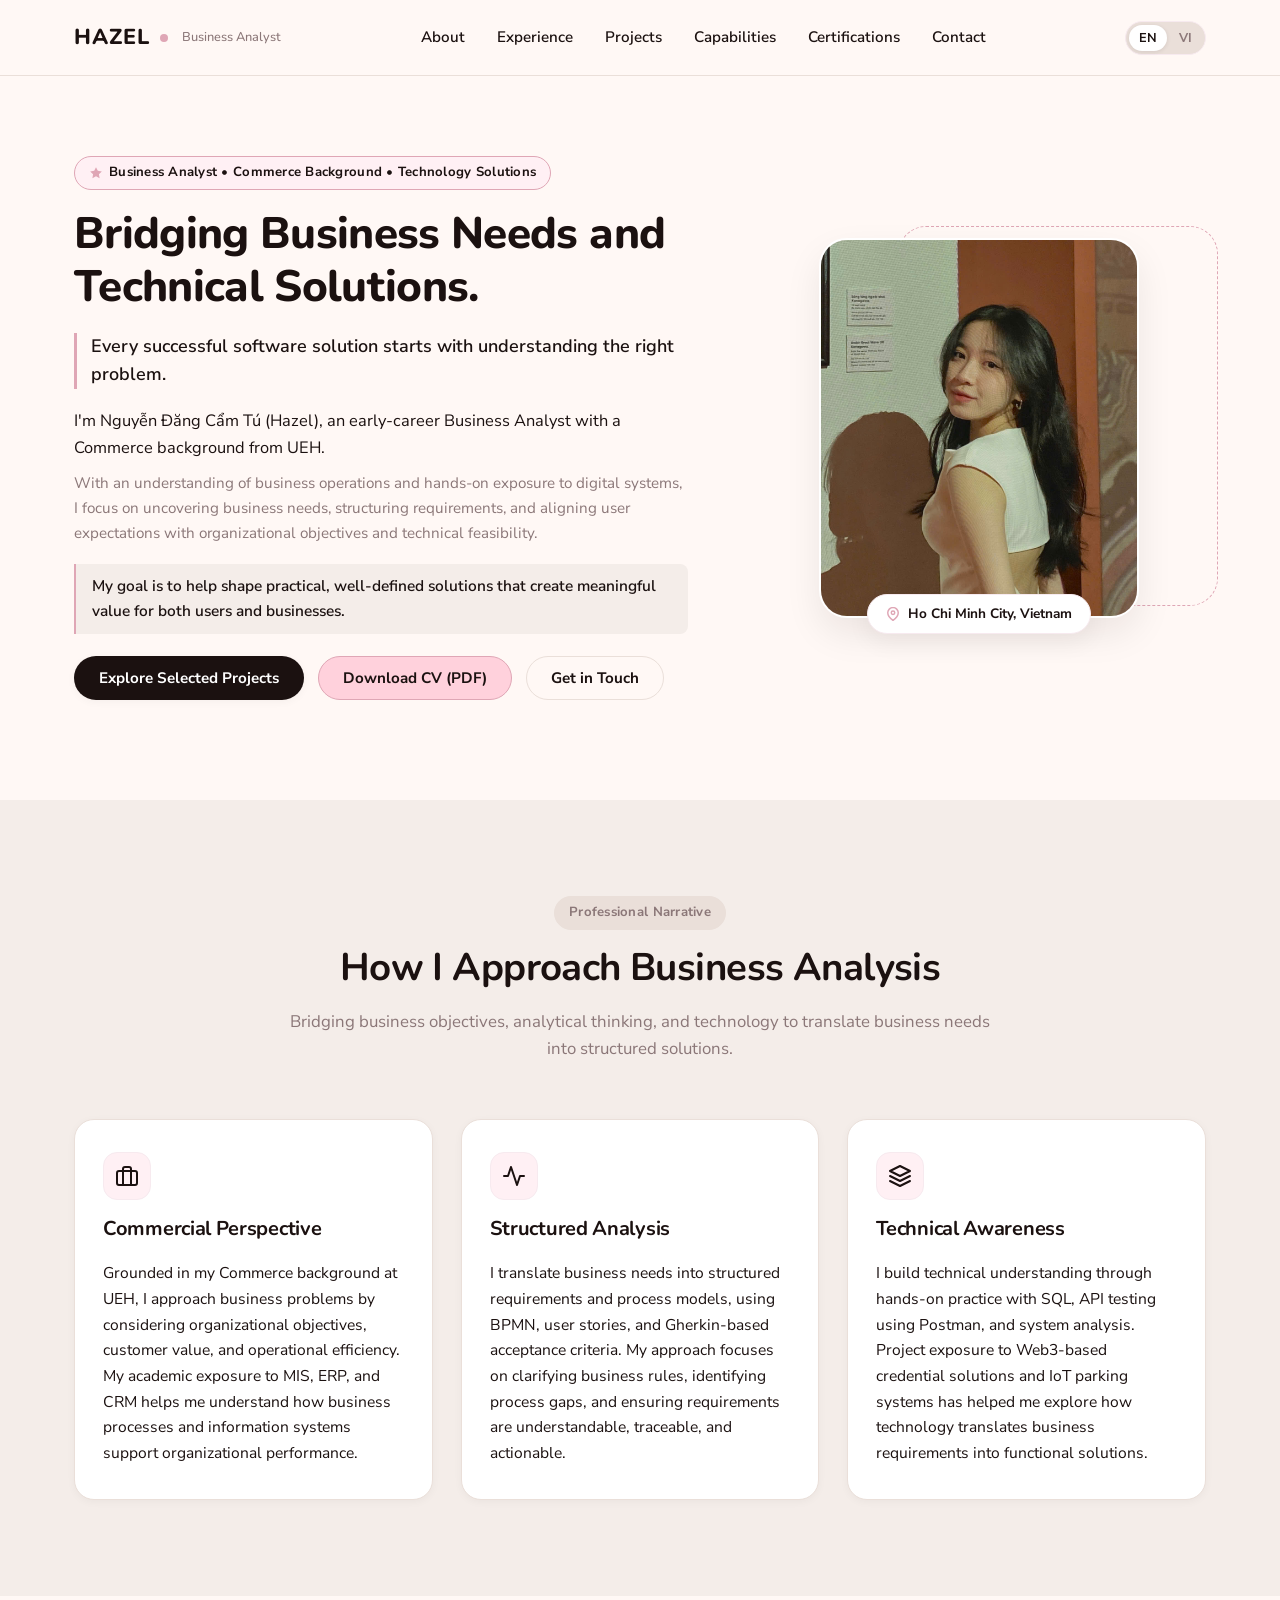
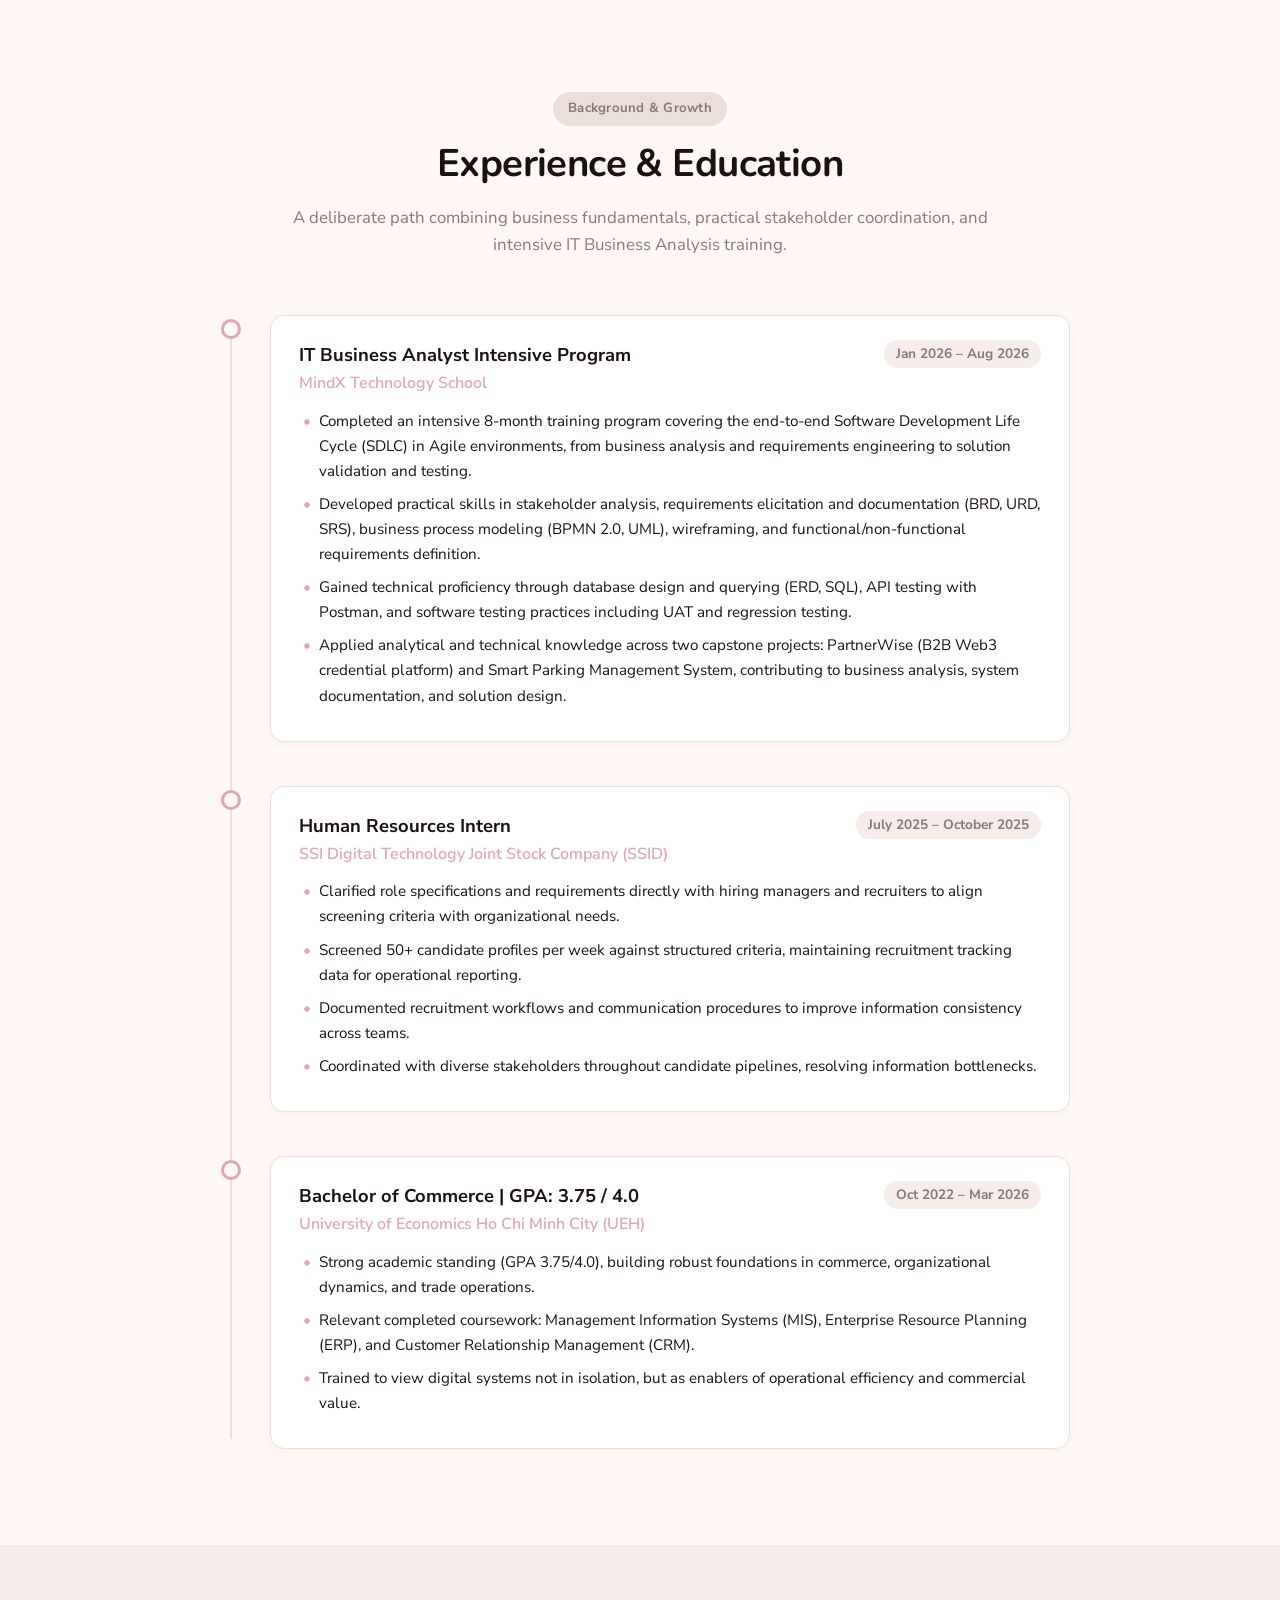
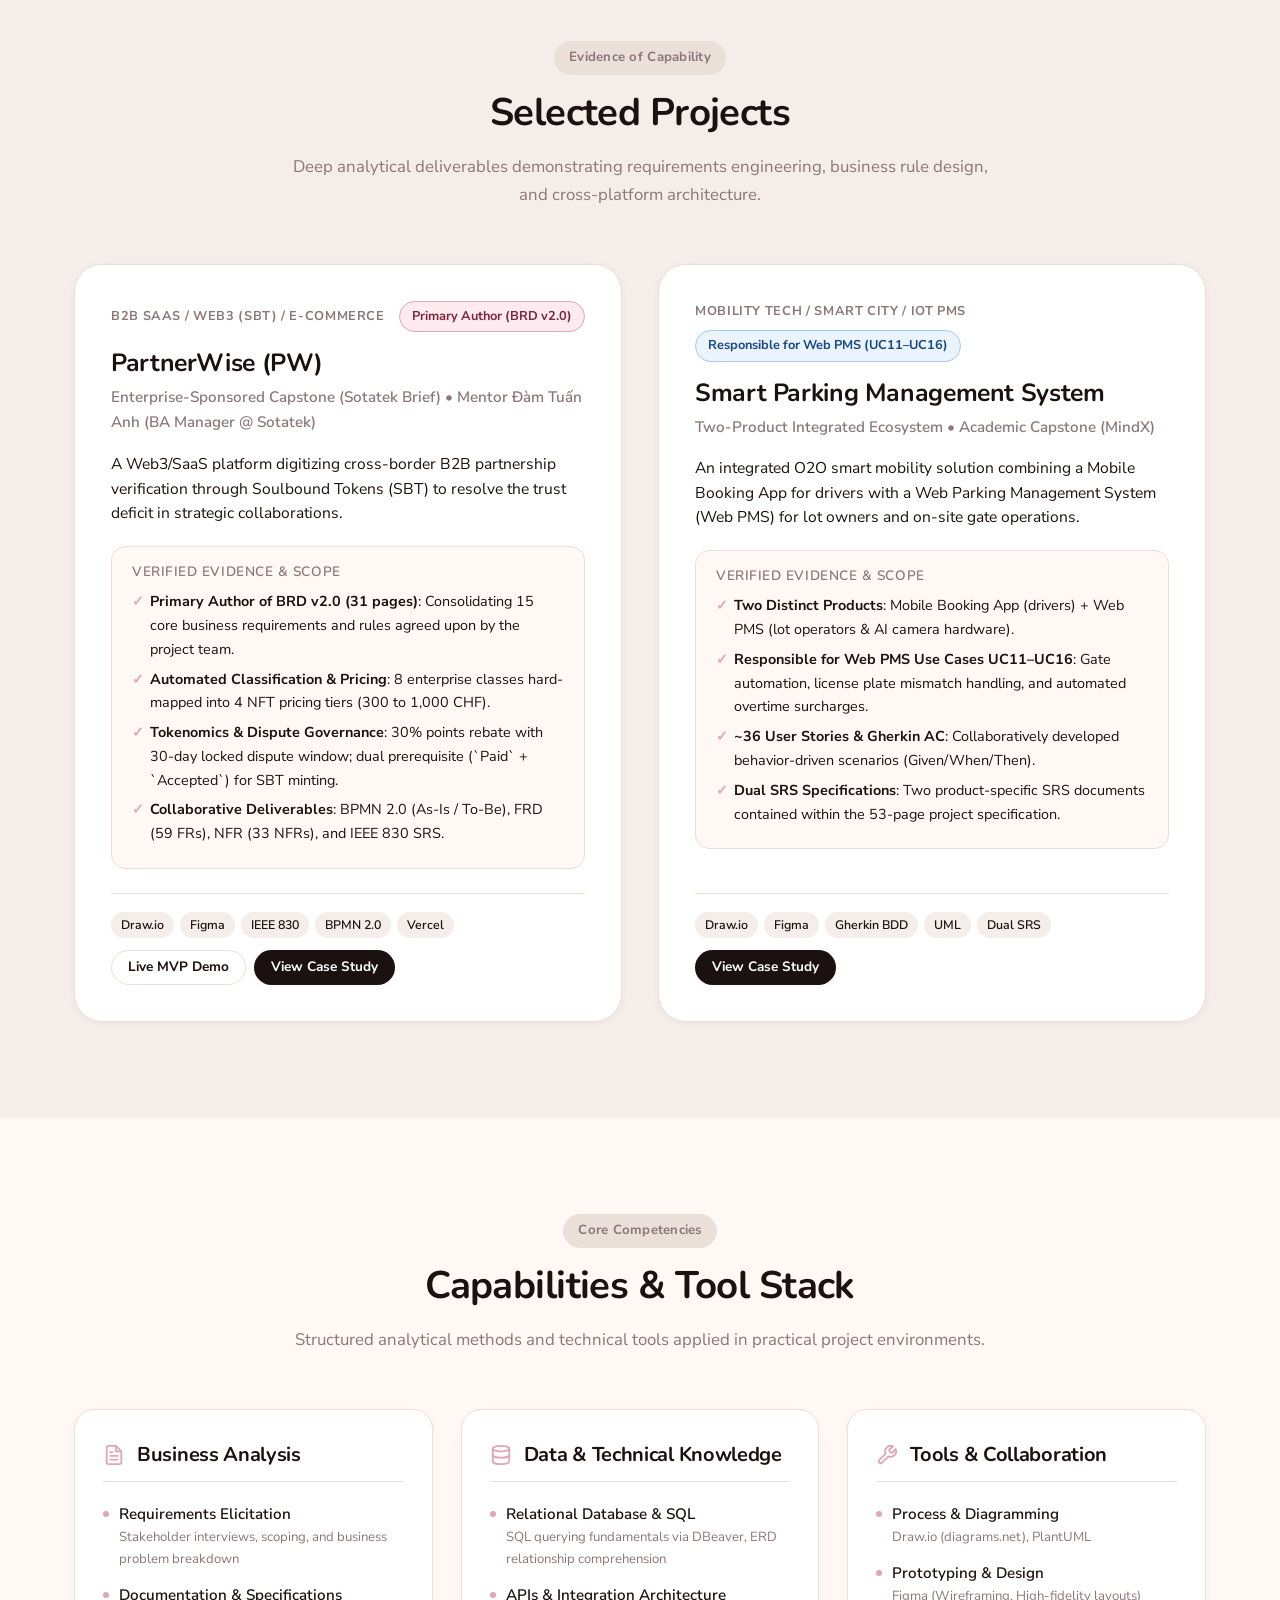
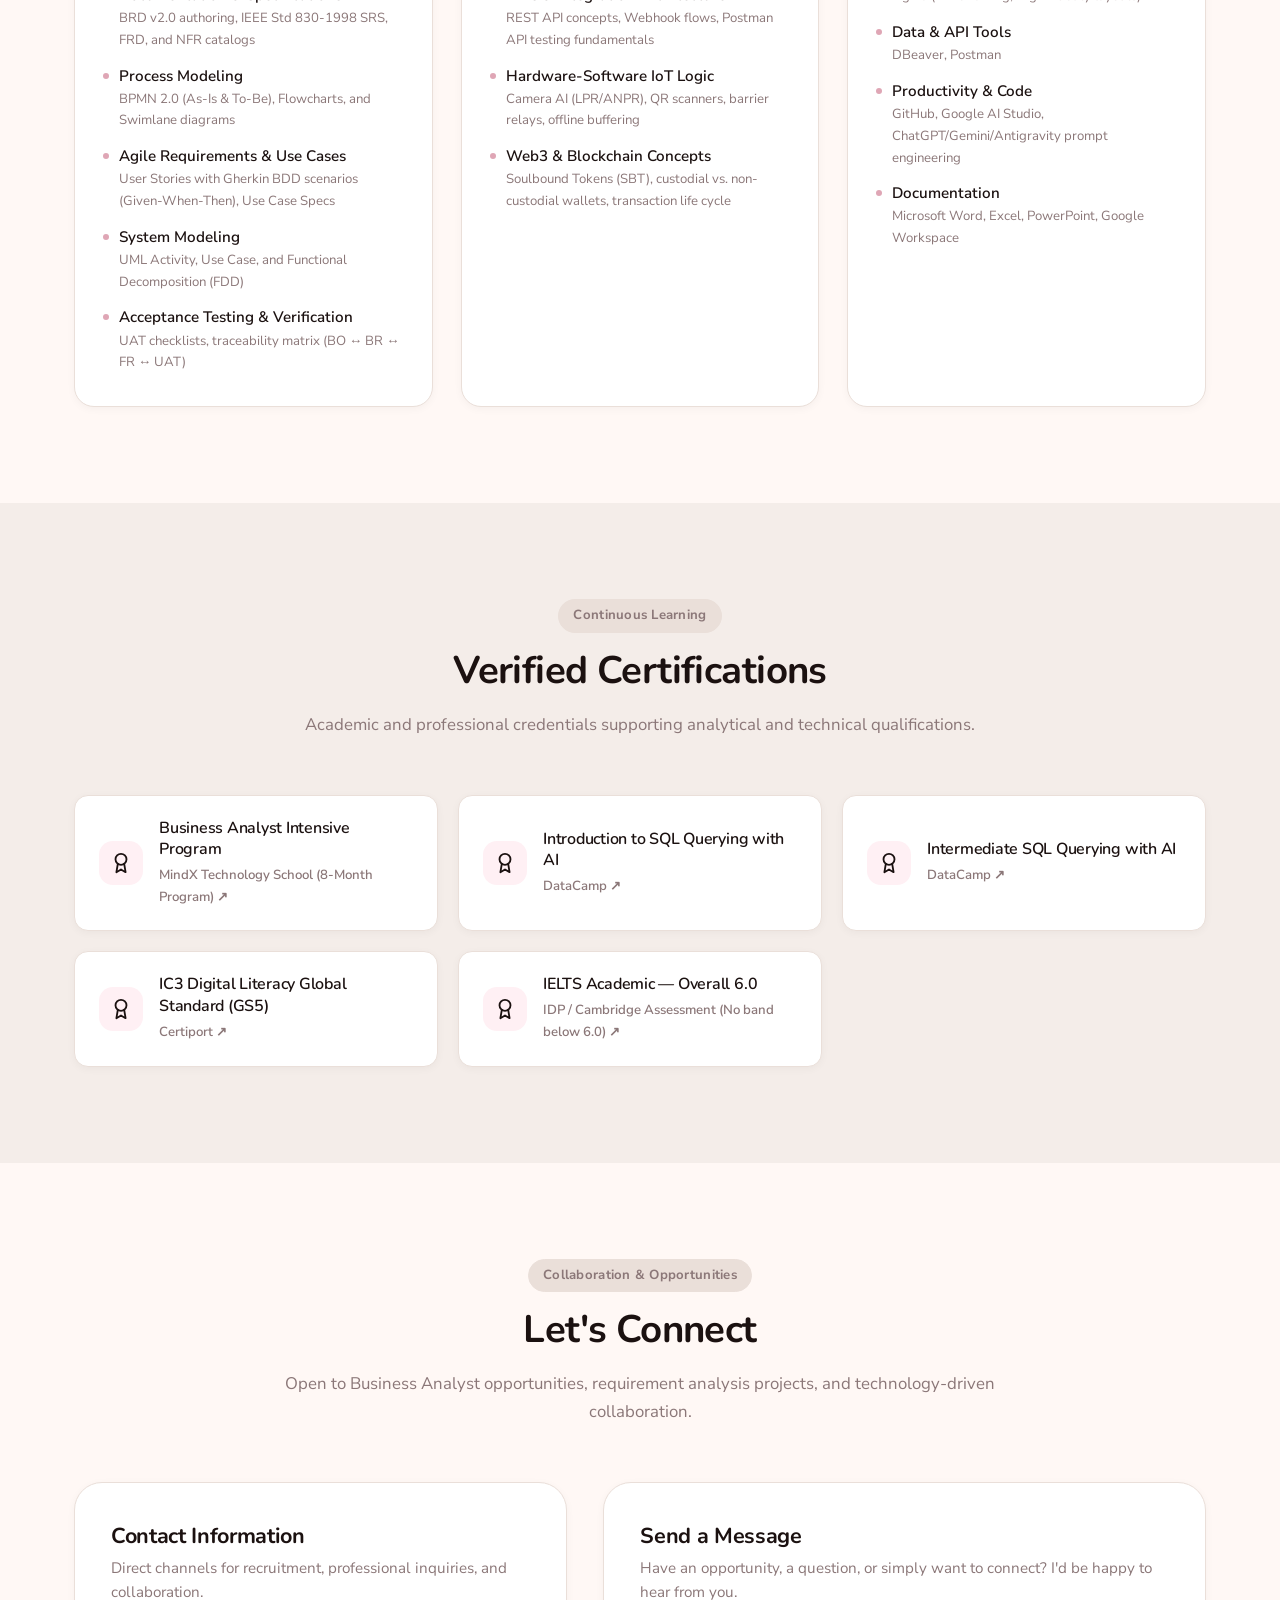
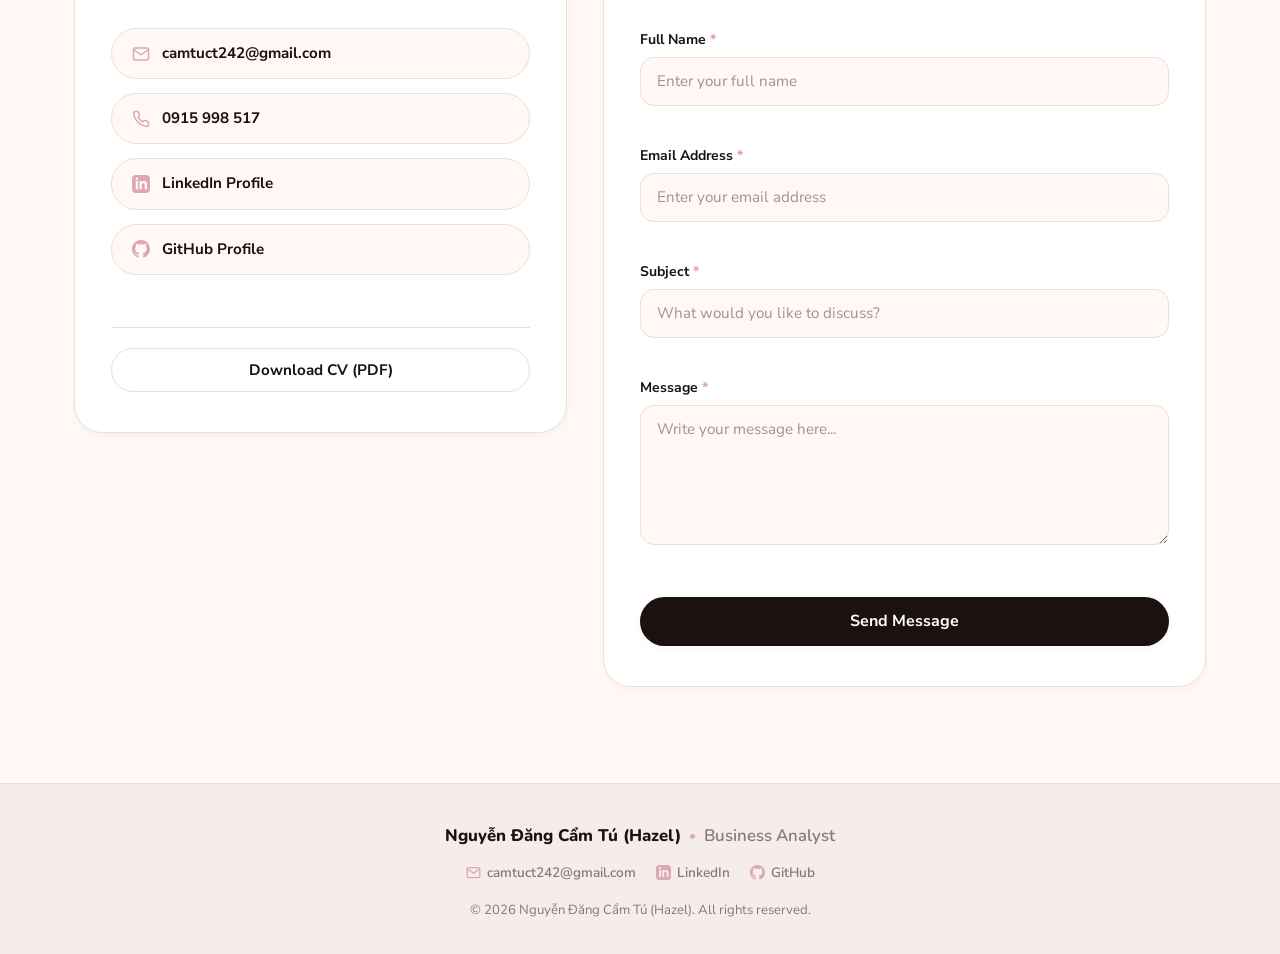
<file: index.html>
<!DOCTYPE html>
<html lang="en">
<head>
  <meta charset="UTF-8">
  <meta name="viewport" content="width=device-width, initial-scale=1.0">
  <title>Nguyễn Đăng Cẩm Tú (Hazel) | Business Analyst</title>
  <meta name="description" content="Personal Portfolio of Nguyễn Đăng Cẩm Tú (Hazel) — Aspiring Business Analyst with a Commerce background from UEH and practical capabilities in business process modeling, requirements engineering, and digital solutions.">
  <link rel="stylesheet" href="css/styles.css">
  <link rel="stylesheet" href="css/components.css">
  <link rel="stylesheet" href="css/responsive.css">
</head>
<body>

  <!-- Navigation Bar -->
  <header class="navbar" id="navbar">
    <div class="container nav-container">
      <a href="#hero" class="brand-logo" aria-label="Hazel Portfolio Home">
        <span>HAZEL</span>
        <span class="brand-dot"></span>
        <span class="brand-role" data-i18n="brandTitle">Business Analyst</span>
      </a>

      <!-- Desktop & Mobile Nav Menu -->
      <nav class="nav-menu" id="navMenu">
        <a href="#about" class="nav-link" data-i18n="navAbout">About</a>
        <a href="#experience" class="nav-link" data-i18n="navExperience">Experience</a>
        <a href="#projects" class="nav-link" data-i18n="navProjects">Projects</a>
        <a href="#skills" class="nav-link" data-i18n="navSkills">Capabilities</a>
        <a href="#certifications" class="nav-link" data-i18n="navCertifications">Certifications</a>
        <a href="#contact" class="nav-link" data-i18n="navContact">Contact</a>
      </nav>

      <!-- Nav Actions (Lang Toggle & Mobile Menu Button) -->
      <div class="nav-actions">
        <div class="lang-switcher" role="group" aria-label="Language Switcher">
          <button class="lang-btn lang-btn-en active" type="button" aria-label="Switch to English">EN</button>
          <button class="lang-btn lang-btn-vi" type="button" aria-label="Chuyển sang Tiếng Việt">VI</button>
        </div>

        <button class="nav-toggle" id="navToggle" type="button" aria-label="Toggle navigation menu" aria-expanded="false">
          <span class="nav-toggle-bar"></span>
          <span class="nav-toggle-bar"></span>
          <span class="nav-toggle-bar"></span>
        </button>
      </div>
    </div>
  </header>

  <main>
    <!-- HERO SECTION -->
    <section class="hero" id="hero">
      <div class="container hero-grid">
        <div class="hero-content">
          <div class="badge-pill">
            <svg class="badge-icon" viewBox="0 0 24 24">
              <path d="M12 2L15.09 8.26L22 9.27L17 14.14L18.18 21.02L12 17.77L5.82 21.02L7 14.14L2 9.27L8.91 8.26L12 2Z"/>
            </svg>
            <span data-i18n="heroBadge">Business Analyst • Commerce Background • Technology Solutions</span>
          </div>

          <h1 class="hero-title" data-i18n="heroTitle">Bridging Business Needs and Technical Solutions.</h1>

          <p class="hero-lead" data-i18n="heroLead">Every successful software solution starts with understanding the right problem.</p>

          <div class="hero-introduction">
            <p class="hero-intro" data-i18n="heroIntro">I'm Nguyễn Đăng Cẩm Tú (Hazel), an early-career Business Analyst with a Commerce background from UEH.</p>
            <p class="hero-approach" data-i18n="heroApproach">With an understanding of business operations and hands-on exposure to digital systems, I focus on uncovering business needs, structuring requirements, and aligning user expectations with organizational objectives and technical feasibility.</p>
          </div>

          <p class="hero-value" data-i18n="heroValue">My goal is to help shape practical, well-defined solutions that create meaningful value for both users and businesses.</p>

          <div class="hero-ctas">
            <a href="#projects" class="btn btn-primary" data-i18n="btnExploreWork">Explore Selected Projects</a>
            <a href="assets/cv/Nguyen Dang Cam Tu - Business Analyst.pdf" target="_blank" rel="noopener noreferrer" class="btn btn-accent" data-i18n="btnDownloadCV">Download CV (PDF)</a>
            <a href="#contact" class="btn btn-outline" data-i18n="btnContactMe">Get in Touch</a>
          </div>
        </div>

        <div class="hero-portrait-wrapper">
          <div class="portrait-decorative-border"></div>
          <div class="portrait-frame">
            <img src="assets/images/Profile_Avatar.jpg" alt="Nguyễn Đăng Cẩm Tú (Hazel) - Business Analyst" loading="eager">
          </div>
          <div class="portrait-badge">
            <svg width="14" height="14" viewBox="0 0 24 24" fill="none" stroke="#DFA6B5" stroke-width="2.5" stroke-linecap="round" stroke-linejoin="round">
              <path d="M21 10c0 7-9 13-9 13s-9-6-9-13a9 9 0 0 1 18 0z"></path>
              <circle cx="12" cy="10" r="3"></circle>
            </svg>
            <span data-i18n="portraitBadge">Ho Chi Minh City, Vietnam</span>
          </div>
        </div>
      </div>
    </section>

    <!-- SECTION 01: ABOUT ME -->
    <section class="section section-alt" id="about">
      <div class="container">
        <div class="section-header">
          <div class="badge-pill soft">
            <span data-i18n="aboutBadge">Professional Narrative</span>
          </div>
          <h2 class="section-title" data-i18n="aboutTitle">How I Approach Business Analysis</h2>
          <p class="section-subtitle" data-i18n="aboutSubtitle">Connecting commercial understanding, structured analytical thinking, and system adaptability.</p>
        </div>

        <div class="about-grid">
          <div class="narrative-card">
            <div class="narrative-icon-wrapper">
              <svg width="24" height="24" viewBox="0 0 24 24" fill="none" stroke="currentColor" stroke-width="2" stroke-linecap="round" stroke-linejoin="round">
                <rect x="2" y="7" width="20" height="14" rx="2" ry="2"></rect>
                <path d="M16 21V5a2 2 0 0 0-2-2h-4a2 2 0 0 0-2 2v16"></path>
              </svg>
            </div>
            <h3 data-i18n="aboutP1Title">Commercial Understanding</h3>
            <p data-i18n="aboutP1Desc">Rooted in my Commerce degree at UEH with coursework in MIS, ERP, and CRM, I analyze problems through organizational objectives, customer value, and operational sustainability.</p>
          </div>

          <div class="narrative-card">
            <div class="narrative-icon-wrapper">
              <svg width="24" height="24" viewBox="0 0 24 24" fill="none" stroke="currentColor" stroke-width="2" stroke-linecap="round" stroke-linejoin="round">
                <polyline points="22 12 18 12 15 21 9 3 6 12 2 12"></polyline>
              </svg>
            </div>
            <h3 data-i18n="aboutP2Title">Analytical Precision</h3>
            <p data-i18n="aboutP2Desc">Proficient in breaking down complex business processes into structured BPMN workflows, user stories with Gherkin acceptance criteria, and IEEE 830-compliant specifications.</p>
          </div>

          <div class="narrative-card">
            <div class="narrative-icon-wrapper">
              <svg width="24" height="24" viewBox="0 0 24 24" fill="none" stroke="currentColor" stroke-width="2" stroke-linecap="round" stroke-linejoin="round">
                <polygon points="12 2 2 7 12 12 22 7 12 2"></polygon>
                <polyline points="2 17 12 22 22 17"></polyline>
                <polyline points="2 12 12 17 22 12"></polyline>
              </svg>
            </div>
            <h3 data-i18n="aboutP3Title">Technical Adaptability</h3>
            <p data-i18n="aboutP3Desc">Hands-on experience with SQL querying, API testing (Postman), system integrations, and modern digital architectures across Web3 credentials and IoT parking systems.</p>
          </div>
        </div>
      </div>
    </section>

    <!-- SECTION 02: EXPERIENCE & EDUCATION -->
    <section class="section" id="experience">
      <div class="container">
        <div class="section-header">
          <div class="badge-pill soft">
            <span data-i18n="expBadge">Background & Growth</span>
          </div>
          <h2 class="section-title" data-i18n="expTitle">Experience & Education</h2>
          <p class="section-subtitle" data-i18n="expSubtitle">A deliberate path combining business fundamentals, practical stakeholder coordination, and intensive IT Business Analysis training.</p>
        </div>

        <div class="timeline-wrapper" id="timelineContainer">
          <!-- Dynamically populated by main.js with verified content & dates -->
        </div>
      </div>
    </section>

    <!-- SECTION 03: SELECTED PROJECTS -->
    <section class="section section-alt" id="projects">
      <div class="container">
        <div class="section-header">
          <div class="badge-pill soft">
            <span data-i18n="projectsBadge">Evidence of Capability</span>
          </div>
          <h2 class="section-title" data-i18n="projectsTitle">Selected Projects</h2>
          <p class="section-subtitle" data-i18n="projectsSubtitle">Deep analytical deliverables demonstrating requirements engineering, business rule design, and cross-platform architecture.</p>
        </div>

        <div class="projects-grid">
          <!-- Project 1: PartnerWise -->
          <article class="project-card">
            <div>
              <div class="project-top-meta">
                <span class="project-domain">B2B SaaS / Web3 (SBT) / E-Commerce</span>
                <span class="attribution-pill primary-author">Primary Author (BRD v2.0)</span>
              </div>
              <h3 class="project-title">PartnerWise (PW)</h3>
              <p class="project-subtitle">Enterprise-Sponsored Capstone (Sotatek Brief) • Mentor Đàm Tuấn Anh (BA Manager @ Sotatek)</p>
              <p class="project-desc">
                A Web3/SaaS platform digitizing cross-border B2B partnership verification through Soulbound Tokens (SBT) to resolve the trust deficit in strategic collaborations.
              </p>

              <div class="project-highlights-box">
                <h4 data-i18n="keyEvidenceHeading">Verified Evidence & Scope</h4>
                <ul>
                  <li><strong>Primary Author of BRD v2.0 (31 pages)</strong>: Consolidating 15 core business requirements and rules agreed upon by the project team.</li>
                  <li><strong>Automated Classification & Pricing</strong>: 8 enterprise classes hard-mapped into 4 NFT pricing tiers (300 to 1,000 CHF).</li>
                  <li><strong>Tokenomics & Dispute Governance</strong>: 30% points rebate with 30-day locked dispute window; dual prerequisite (`Paid` + `Accepted`) for SBT minting.</li>
                  <li><strong>Collaborative Deliverables</strong>: BPMN 2.0 (As-Is / To-Be), FRD (59 FRs), NFR (33 NFRs), and IEEE 830 SRS.</li>
                </ul>
              </div>
            </div>

            <div class="project-card-footer">
              <div class="project-tools">
                <span class="tool-tag">Draw.io</span>
                <span class="tool-tag">Figma</span>
                <span class="tool-tag">IEEE 830</span>
                <span class="tool-tag">BPMN 2.0</span>
                <span class="tool-tag">Vercel</span>
              </div>
              <div style="display: flex; gap: 8px; flex-wrap: wrap;">
                <a href="https://pw-nft-group1.vercel.app/" target="_blank" rel="noopener noreferrer" class="btn btn-sm btn-outline" data-i18n="liveDemoBtn">Live MVP Demo ↗</a>
                <a href="projects/partner-wise.html" class="btn btn-sm btn-primary" data-i18n="viewCaseStudy">View Case Study →</a>
              </div>
            </div>
          </article>

          <!-- Project 2: Smart Parking Management System -->
          <article class="project-card">
            <div>
              <div class="project-top-meta">
                <span class="project-domain">Mobility Tech / Smart City / IoT PMS</span>
                <span class="attribution-pill responsible-for">Responsible for Web PMS (UC11–UC16)</span>
              </div>
              <h3 class="project-title">Smart Parking Management System</h3>
              <p class="project-subtitle">Two-Product Integrated Ecosystem • Academic Capstone (MindX)</p>
              <p class="project-desc">
                An integrated O2O smart mobility solution combining a Mobile Booking App for drivers with a Web Parking Management System (Web PMS) for lot owners and on-site gate operations.
              </p>

              <div class="project-highlights-box">
                <h4 data-i18n="keyEvidenceHeading">Verified Evidence & Scope</h4>
                <ul>
                  <li><strong>Two Distinct Products</strong>: Mobile Booking App (drivers) + Web PMS (lot operators & AI camera hardware).</li>
                  <li><strong>Responsible for Web PMS Use Cases UC11–UC16</strong>: Gate automation, license plate mismatch handling, and automated overtime surcharges.</li>
                  <li><strong>~36 User Stories & Gherkin AC</strong>: Collaboratively developed behavior-driven scenarios (Given/When/Then).</li>
                  <li><strong>Dual SRS Specifications</strong>: Two product-specific SRS documents contained within the 53-page project specification.</li>
                </ul>
              </div>
            </div>

            <div class="project-card-footer">
              <div class="project-tools">
                <span class="tool-tag">Draw.io</span>
                <span class="tool-tag">Figma</span>
                <span class="tool-tag">Gherkin BDD</span>
                <span class="tool-tag">UML</span>
                <span class="tool-tag">Dual SRS</span>
              </div>
              <div>
                <a href="projects/smart-parking.html" class="btn btn-sm btn-primary" data-i18n="viewCaseStudy">View Case Study →</a>
              </div>
            </div>
          </article>
        </div>
      </div>
    </section>

    <!-- SECTION 04: CAPABILITIES & TOOL STACK -->
    <section class="section" id="skills">
      <div class="container">
        <div class="section-header">
          <div class="badge-pill soft">
            <span data-i18n="skillsBadge">Core Competencies</span>
          </div>
          <h2 class="section-title" data-i18n="skillsTitle">Capabilities & Tool Stack</h2>
          <p class="section-subtitle" data-i18n="skillsSubtitle">Structured analytical methods and technical tools applied in practical project environments.</p>
        </div>

        <div class="skills-grid">
          <!-- Business Analysis -->
          <div class="skill-category-card">
            <div class="skill-category-header">
              <svg width="22" height="22" viewBox="0 0 24 24" fill="none" stroke="#DFA6B5" stroke-width="2" stroke-linecap="round" stroke-linejoin="round">
                <path d="M14 2H6a2 2 0 0 0-2 2v16a2 2 0 0 0 2 2h12a2 2 0 0 0 2-2V8z"></path>
                <polyline points="14 2 14 8 20 8"></polyline>
                <line x1="16" y1="13" x2="8" y2="13"></line>
                <line x1="16" y1="17" x2="8" y2="17"></line>
                <polyline points="10 9 9 9 8 9"></polyline>
              </svg>
              <h3 data-i18n="catBA">Business Analysis</h3>
            </div>
            <div class="skill-list" id="skillsBA"></div>
          </div>

          <!-- Technical Knowledge -->
          <div class="skill-category-card">
            <div class="skill-category-header">
              <svg width="22" height="22" viewBox="0 0 24 24" fill="none" stroke="#DFA6B5" stroke-width="2" stroke-linecap="round" stroke-linejoin="round">
                <ellipse cx="12" cy="5" rx="9" ry="3"></ellipse>
                <path d="M21 12c0 1.66-4 3-9 3s-9-1.34-9-3"></path>
                <path d="M3 5v14c0 1.66 4 3 9 3s9-1.34 9-3V5"></path>
              </svg>
              <h3 data-i18n="catTech">Data & Technical Knowledge</h3>
            </div>
            <div class="skill-list" id="skillsTech"></div>
          </div>

          <!-- Tools & Platforms -->
          <div class="skill-category-card">
            <div class="skill-category-header">
              <svg width="22" height="22" viewBox="0 0 24 24" fill="none" stroke="#DFA6B5" stroke-width="2" stroke-linecap="round" stroke-linejoin="round">
                <path d="M14.7 6.3a1 1 0 0 0 0 1.4l1.6 1.6a1 1 0 0 0 1.4 0l3.77-3.77a6 6 0 0 1-7.94 7.94l-6.91 6.91a2.12 2.12 0 0 1-3-3l6.91-6.91a6 6 0 0 1 7.94-7.94l-3.76 3.76z"></path>
              </svg>
              <h3 data-i18n="catTools">Tools & Collaboration</h3>
            </div>
            <div class="skill-list" id="skillsTools"></div>
          </div>
        </div>
      </div>
    </section>

    <!-- SECTION 05: CERTIFICATIONS -->
    <section class="section section-alt" id="certifications">
      <div class="container">
        <div class="section-header">
          <div class="badge-pill soft">
            <span data-i18n="certsBadge">Continuous Learning</span>
          </div>
          <h2 class="section-title" data-i18n="certsTitle">Verified Certifications</h2>
          <p class="section-subtitle" data-i18n="certsSubtitle">Academic and professional credentials supporting analytical and technical qualifications.</p>
        </div>

        <div class="certs-grid" id="certsContainer">
          <!-- Populated by main.js with verified links -->
        </div>
      </div>
    </section>

    <!-- SECTION 06: CONTACT -->
    <section class="section" id="contact">
      <div class="container">
        <div class="section-header">
          <div class="badge-pill soft">
            <span data-i18n="contactBadge">Collaboration & Opportunities</span>
          </div>
          <h2 class="section-title" data-i18n="contactTitle">Let's Connect</h2>
          <p class="section-subtitle" data-i18n="contactSubtitle">
            Open to Business Analyst opportunities, requirement analysis projects, and technology-driven collaboration.
          </p>
        </div>

        <div class="contact-grid">
          <!-- Column A: Contact Information -->
          <div class="contact-info-card">
            <h3 class="contact-col-title" data-i18n="contactInfoTitle">Contact Information</h3>
            <p class="contact-col-desc text-muted" data-i18n="contactInfoSubtitle">
              Direct channels for recruitment, professional inquiries, and collaboration.
            </p>

            <div class="contact-channels-list">
              <a href="mailto:camtuct242@gmail.com" class="contact-channel-item">
                <svg width="18" height="18" viewBox="0 0 24 24" fill="none" stroke="currentColor" stroke-width="2" stroke-linecap="round" stroke-linejoin="round" aria-hidden="true">
                  <path d="M4 4h16c1.1 0 2 .9 2 2v12c0 1.1-.9 2-2 2H4c-1.1 0-2-.9-2-2V6c0-1.1.9-2 2-2z"></path>
                  <polyline points="22,6 12,13 2,6"></polyline>
                </svg>
                <span>camtuct242@gmail.com</span>
              </a>

              <a href="tel:0915998517" class="contact-channel-item">
                <svg width="18" height="18" viewBox="0 0 24 24" fill="none" stroke="currentColor" stroke-width="2" stroke-linecap="round" stroke-linejoin="round" aria-hidden="true">
                  <path d="M22 16.92v3a2 2 0 0 1-2.18 2 19.79 19.79 0 0 1-8.63-3.07 19.5 19.5 0 0 1-6-6 19.79 19.79 0 0 1-3.07-8.67A2 2 0 0 1 4.11 2h3a2 2 0 0 1 2 1.72 12.84 12.84 0 0 0 .7 2.81 2 2 0 0 1-.45 2.11L8.09 9.91a16 16 0 0 0 6 6l1.27-1.27a2 2 0 0 1 2.11-.45 12.84 12.84 0 0 0 2.81.7A2 2 0 0 1 22 16.92z"></path>
                </svg>
                <span>0915 998 517</span>
              </a>

              <a href="http://www.linkedin.com/in/hazelndct" target="_blank" rel="noopener noreferrer" class="contact-channel-item">
                <svg width="18" height="18" viewBox="0 0 24 24" fill="currentColor" aria-hidden="true">
                  <path d="M19 0h-14c-2.761 0-5 2.239-5 5v14c0 2.761 2.239 5 5 5h14c2.762 0 5-2.239 5-5v-14c0-2.761-2.238-5-5-5zm-11 19h-3v-11h3v11zm-1.5-12.268c-.966 0-1.75-.79-1.75-1.764s.784-1.764 1.75-1.764 1.75.79 1.75 1.764-.783 1.764-1.75 1.764zm13.5 12.268h-3v-5.604c0-3.368-4-3.113-4 0v5.604h-3v-11h3v1.765c1.396-2.586 7-2.777 7 2.476v6.759z"/>
                </svg>
                <span data-i18n="contactLinkedInLabel">LinkedIn Profile</span>
              </a>

              <a href="https://github.com/camtuct242-Hazel" target="_blank" rel="noopener noreferrer" class="contact-channel-item">
                <svg width="18" height="18" viewBox="0 0 24 24" fill="currentColor" aria-hidden="true">
                  <path d="M12 0c-6.626 0-12 5.373-12 12 0 5.302 3.438 9.8 8.207 11.387.599.111.793-.261.793-.577v-2.234c-3.338.726-4.033-1.416-4.033-1.416-.546-1.387-1.333-1.756-1.333-1.756-1.089-.745.083-.729.083-.729 1.205.084 1.839 1.237 1.839 1.237 1.07 1.834 2.807 1.304 3.492.997.107-.775.418-1.305.762-1.604-2.665-.305-5.467-1.334-5.467-5.931 0-1.311.469-2.381 1.236-3.221-.124-.303-.535-1.524.117-3.176 0 0 1.008-.322 3.301 1.23.957-.266 1.983-.399 3.003-.404 1.02.005 2.047.138 3.006.404 2.291-1.552 3.297-1.23 3.297-1.23.653 1.653.242 2.874.118 3.176.77.84 1.235 1.911 1.235 3.221 0 4.609-2.807 5.624-5.479 5.921.43.372.823 1.102.823 2.222v3.293c0 .319.192.694.801.576 4.765-1.589 8.199-6.086 8.199-11.386 0-6.627-5.373-12-12-12z"/>
                </svg>
                <span data-i18n="contactGithubLabel">GitHub Profile</span>
              </a>
            </div>

            <div class="contact-cv-box">
              <a href="assets/cv/Nguyen Dang Cam Tu - Business Analyst.pdf" target="_blank" rel="noopener noreferrer" class="btn btn-outline" style="width: 100%;" data-i18n="btnDownloadCV">
                Download Complete CV (PDF)
              </a>
            </div>
          </div>

          <!-- Column B: Send a Message (Netlify Form) -->
          <div class="contact-form-card">
            <h3 class="contact-form-title" data-i18n="contactFormTitle">Send a Message</h3>
            <p class="contact-form-subtitle text-muted" data-i18n="contactFormSubtitle">
              Have an opportunity, a question, or simply want to connect? I'd be happy to hear from you.
            </p>

            <form name="portfolio-contact" method="POST" action="/" data-netlify="true" data-netlify-honeypot="bot-field" class="contact-form" id="contactForm" novalidate>
              <!-- Hidden fields for Netlify Forms routing & subject -->
              <input type="hidden" name="form-name" value="portfolio-contact" />
              <input type="hidden" name="subject" value="New portfolio inquiry for Hazel (camtuct242@gmail.com)" />

              <!-- Bot-field honeypot -->
              <p class="sr-only">
                <label>Don't fill this out if you're human: <input name="bot-field" tabindex="-1" autocomplete="off" /></label>
              </p>

              <!-- Field 1: Full Name -->
              <div class="form-group">
                <label for="fullName" class="form-label">
                  <span data-i18n="formNameLabel">Full Name</span> <span class="required-star" aria-hidden="true">*</span>
                </label>
                <input type="text" id="fullName" name="full-name" class="form-input" required maxlength="100" autocomplete="name" placeholder="Enter your full name" data-i18n-placeholder="formNamePlaceholder" />
                <div class="form-feedback" id="nameFeedback" aria-live="polite"></div>
              </div>

              <!-- Field 2: Email Address -->
              <div class="form-group">
                <label for="emailAddress" class="form-label">
                  <span data-i18n="formEmailLabel">Email Address</span> <span class="required-star" aria-hidden="true">*</span>
                </label>
                <input type="email" id="emailAddress" name="email" class="form-input" required maxlength="120" autocomplete="email" placeholder="Enter your email address" data-i18n-placeholder="formEmailPlaceholder" />
                <div class="form-feedback" id="emailFeedback" aria-live="polite"></div>
              </div>

              <!-- Field 3: Subject -->
              <div class="form-group">
                <label for="inquirySubject" class="form-label">
                  <span data-i18n="formSubjectLabel">Subject</span> <span class="required-star" aria-hidden="true">*</span>
                </label>
                <input type="text" id="inquirySubject" name="inquiry-subject" class="form-input" required maxlength="150" placeholder="What would you like to discuss?" data-i18n-placeholder="formSubjectPlaceholder" />
                <div class="form-feedback" id="subjectFeedback" aria-live="polite"></div>
              </div>

              <!-- Field 4: Message -->
              <div class="form-group">
                <label for="messageBody" class="form-label">
                  <span data-i18n="formMessageLabel">Message</span> <span class="required-star" aria-hidden="true">*</span>
                </label>
                <textarea id="messageBody" name="message" class="form-textarea" required rows="5" maxlength="2000" placeholder="Write your message here..." data-i18n-placeholder="formMessagePlaceholder"></textarea>
                <div class="form-feedback" id="messageFeedback" aria-live="polite"></div>
              </div>

              <!-- Status Banner -->
              <div class="form-status" id="formStatus" role="status" aria-live="polite"></div>

              <!-- Submit Button -->
              <button type="submit" class="btn btn-primary form-submit-btn" id="submitBtn">
                <span class="btn-text" data-i18n="formSubmitButton">Send Message</span>
              </button>
            </form>
          </div>
        </div>
      </div>
    </section>
  </main>

  <!-- Footer -->
  <footer class="footer">
    <div class="container footer-container">
      <div class="footer-primary">
        <span class="footer-name">Nguyễn Đăng Cẩm Tú (Hazel)</span>
        <span class="footer-divider">•</span>
        <span class="footer-role" data-i18n="footerRole">Business Analyst</span>
      </div>

      <div class="footer-links">
        <a href="mailto:camtuct242@gmail.com" class="footer-link" aria-label="Email">
          <svg width="15" height="15" viewBox="0 0 24 24" fill="none" stroke="currentColor" stroke-width="2" stroke-linecap="round" stroke-linejoin="round">
            <path d="M4 4h16c1.1 0 2 .9 2 2v12c0 1.1-.9 2-2 2H4c-1.1 0-2-.9-2-2V6c0-1.1.9-2 2-2z"></path>
            <polyline points="22,6 12,13 2,6"></polyline>
          </svg>
          <span>camtuct242@gmail.com</span>
        </a>
        <a href="http://www.linkedin.com/in/hazelndct" target="_blank" rel="noopener noreferrer" class="footer-link" aria-label="LinkedIn">
          <svg width="15" height="15" viewBox="0 0 24 24" fill="currentColor">
            <path d="M19 0h-14c-2.761 0-5 2.239-5 5v14c0 2.761 2.239 5 5 5h14c2.762 0 5-2.239 5-5v-14c0-2.761-2.238-5-5-5zm-11 19h-3v-11h3v11zm-1.5-12.268c-.966 0-1.75-.79-1.75-1.764s.784-1.764 1.75-1.764 1.75.79 1.75 1.764-.783 1.764-1.75 1.764zm13.5 12.268h-3v-5.604c0-3.368-4-3.113-4 0v5.604h-3v-11h3v1.765c1.396-2.586 7-2.777 7 2.476v6.759z"/>
          </svg>
          <span>LinkedIn</span>
        </a>
        <a href="https://github.com/camtuct242-Hazel" target="_blank" rel="noopener noreferrer" class="footer-link" aria-label="GitHub">
          <svg width="15" height="15" viewBox="0 0 24 24" fill="currentColor">
            <path d="M12 0c-6.626 0-12 5.373-12 12 0 5.302 3.438 9.8 8.207 11.387.599.111.793-.261.793-.577v-2.234c-3.338.726-4.033-1.416-4.033-1.416-.546-1.387-1.333-1.756-1.333-1.756-1.089-.745.083-.729.083-.729 1.205.084 1.839 1.237 1.839 1.237 1.07 1.834 2.807 1.304 3.492.997.107-.775.418-1.305.762-1.604-2.665-.305-5.467-1.334-5.467-5.931 0-1.311.469-2.381 1.236-3.221-.124-.303-.535-1.524.117-3.176 0 0 1.008-.322 3.301 1.23.957-.266 1.983-.399 3.003-.404 1.02.005 2.047.138 3.006.404 2.291-1.552 3.297-1.23 3.297-1.23.653 1.653.242 2.874.118 3.176.77.84 1.235 1.911 1.235 3.221 0 4.609-2.807 5.624-5.479 5.921.43.372.823 1.102.823 2.222v3.293c0 .319.192.694.801.576 4.765-1.589 8.199-6.086 8.199-11.386 0-6.627-5.373-12-12-12z"/>
          </svg>
          <span>GitHub</span>
        </a>
      </div>

      <div class="footer-secondary">
        <span>© 2026 Nguyễn Đăng Cẩm Tú (Hazel). <span data-i18n="footerCopyright">All rights reserved.</span></span>
      </div>
    </div>
  </footer>

  <!-- Scripts -->
  <script src="js/translations.js"></script>
  <script src="js/content.js"></script>
  <script src="js/projects.js"></script>
  <script src="js/main.js"></script>
</body>
</html>
</file>
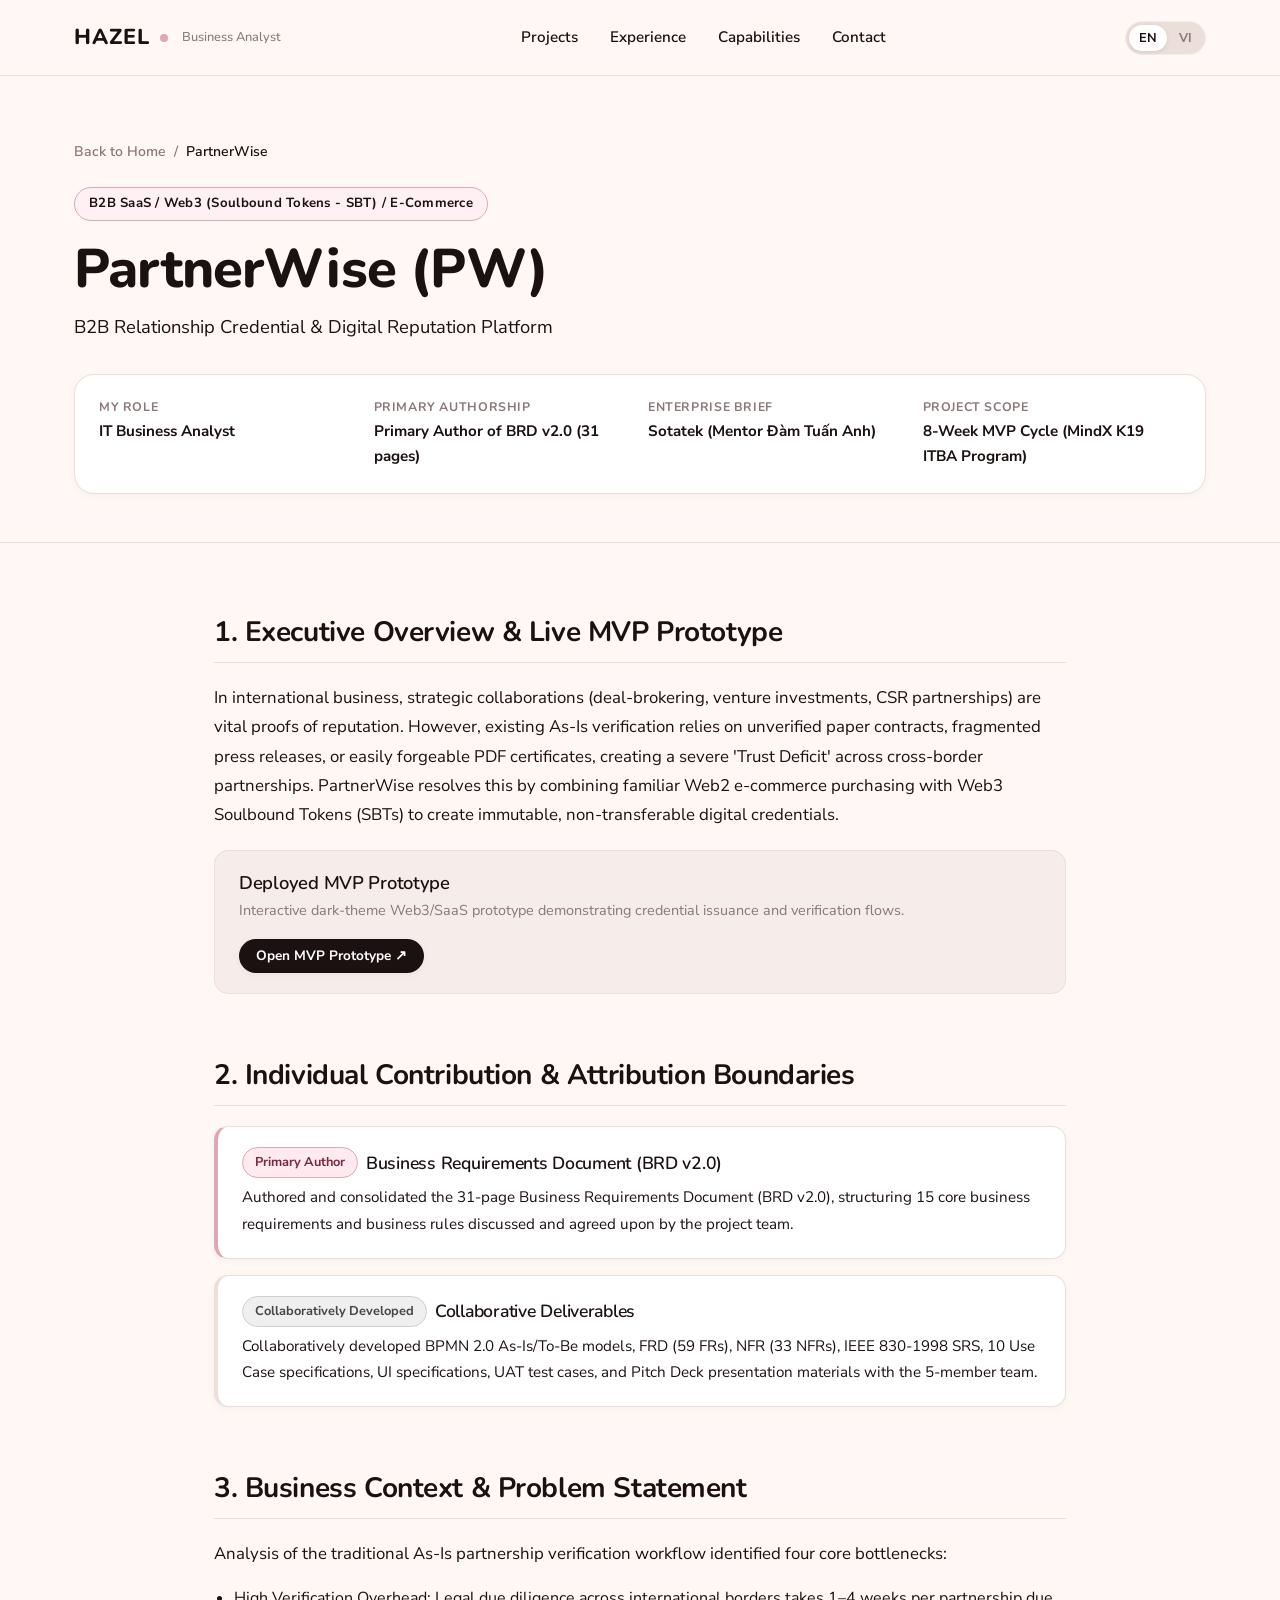
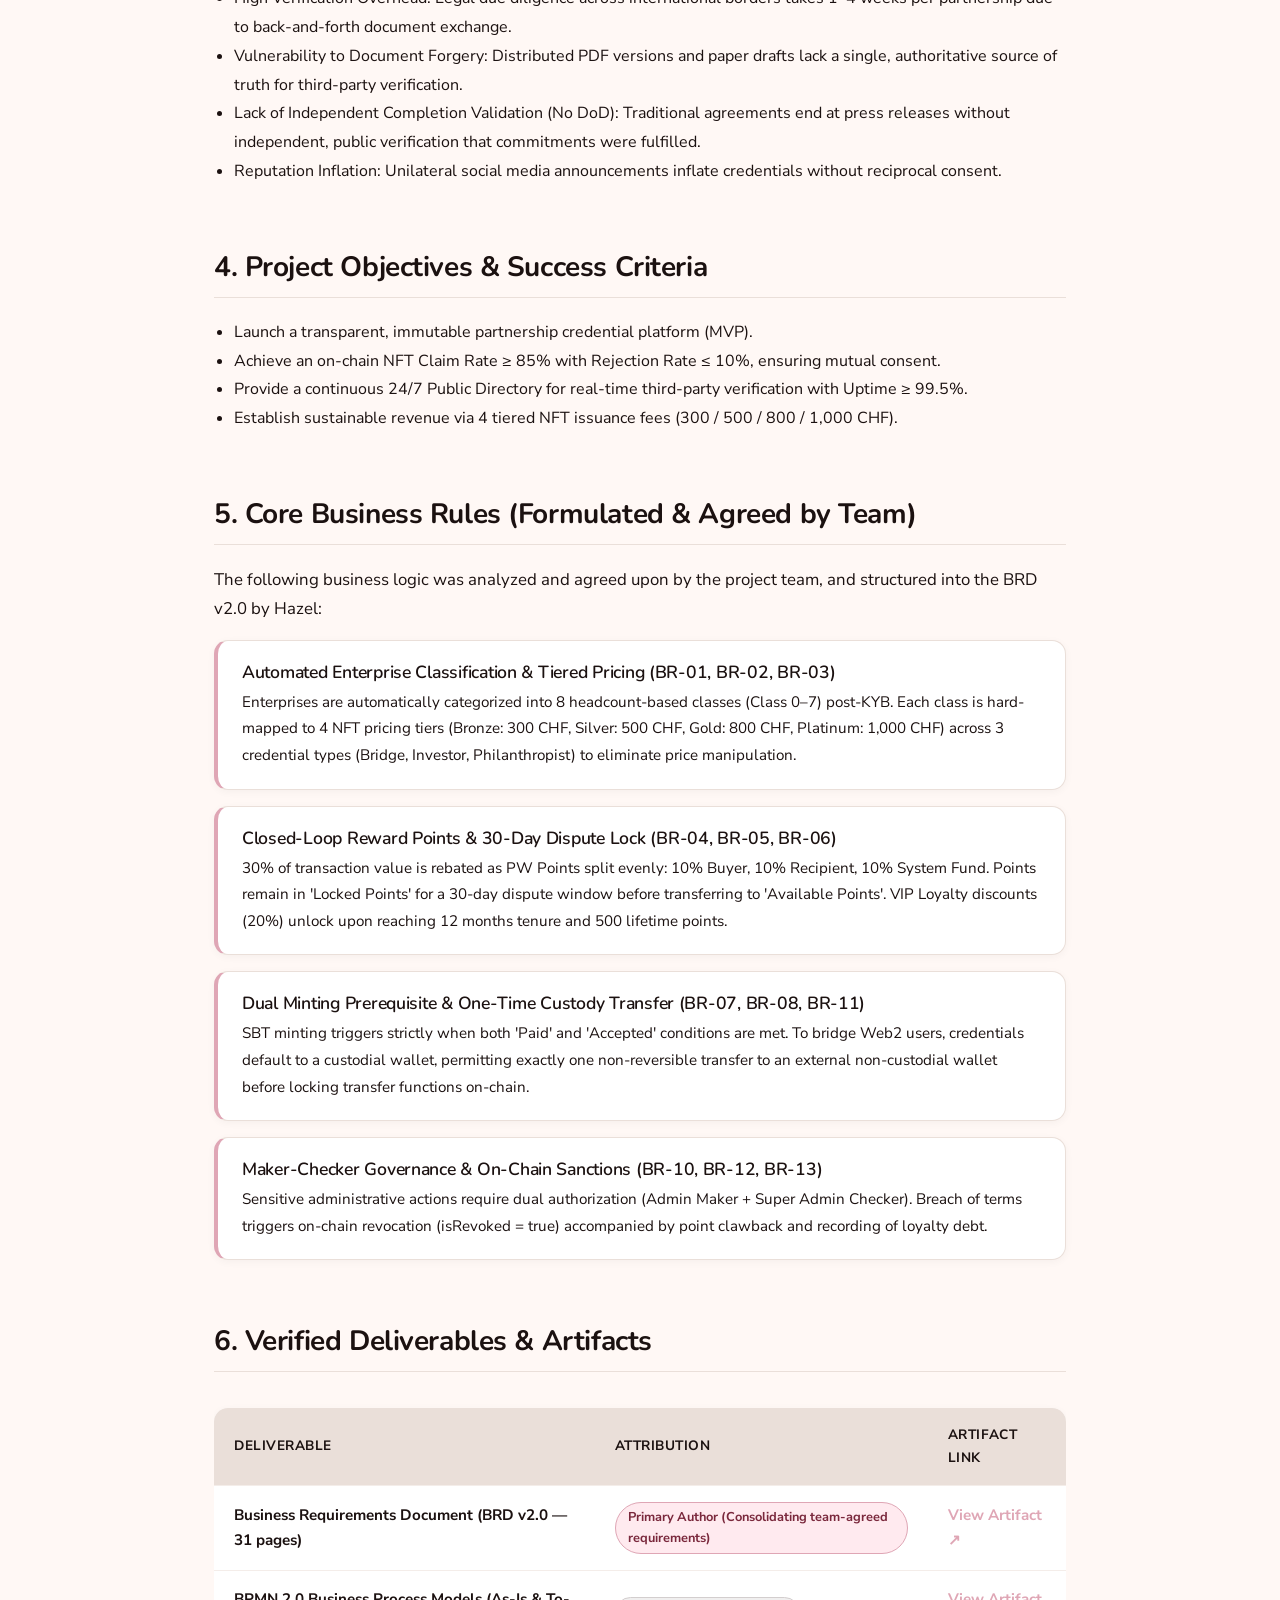
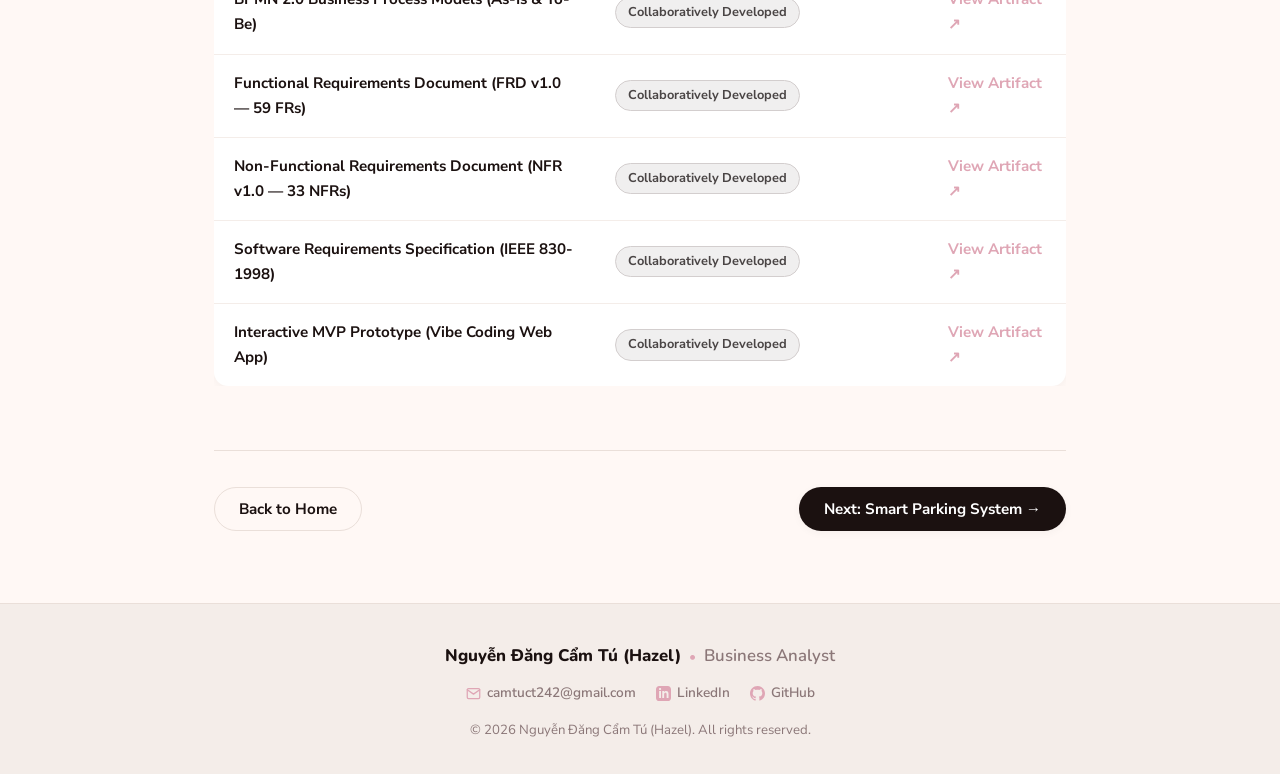
<file: projects/partner-wise.html>
<!DOCTYPE html>
<html lang="en">
<head>
  <meta charset="UTF-8">
  <meta name="viewport" content="width=device-width, initial-scale=1.0">
  <title>PartnerWise (PW) — Case Study | Hazel (Nguyễn Đăng Cẩm Tú)</title>
  <meta name="description" content="Case Study: PartnerWise (PW) — B2B Relationship Credential Platform. Authored BRD v2.0 consolidating business requirements and rules.">
  <link rel="stylesheet" href="../css/styles.css">
  <link rel="stylesheet" href="../css/components.css">
  <link rel="stylesheet" href="../css/responsive.css">
</head>
<body>

  <!-- Navigation Bar -->
  <header class="navbar" id="navbar">
    <div class="container nav-container">
      <a href="../index.html" class="brand-logo" aria-label="Hazel Portfolio Home">
        <span>HAZEL</span>
        <span class="brand-dot"></span>
        <span class="brand-role" data-i18n="brandTitle">Business Analyst</span>
      </a>

      <nav class="nav-menu" id="navMenu">
        <a href="../index.html#projects" class="nav-link" data-i18n="navProjects">Projects</a>
        <a href="../index.html#experience" class="nav-link" data-i18n="navExperience">Experience</a>
        <a href="../index.html#skills" class="nav-link" data-i18n="navSkills">Capabilities</a>
        <a href="../index.html#contact" class="nav-link" data-i18n="navContact">Contact</a>
      </nav>

      <div class="nav-actions">
        <div class="lang-switcher" role="group" aria-label="Language Switcher">
          <button class="lang-btn lang-btn-en active" type="button" aria-label="Switch to English">EN</button>
          <button class="lang-btn lang-btn-vi" type="button" aria-label="Chuyển sang Tiếng Việt">VI</button>
        </div>
        <button class="nav-toggle" id="navToggle" type="button" aria-label="Toggle navigation menu" aria-expanded="false">
          <span class="nav-toggle-bar"></span>
          <span class="nav-toggle-bar"></span>
          <span class="nav-toggle-bar"></span>
        </button>
      </div>
    </div>
  </header>

  <main>
    <!-- Case Study Hero -->
    <section class="case-study-hero">
      <div class="container">
        <nav class="breadcrumb-nav" aria-label="Breadcrumb">
          <a href="../index.html" data-i18n="backHome">← Back to Home</a>
          <span>/</span>
          <span style="color: var(--color-coffee-bean);" id="csBreadcrumb">PartnerWise</span>
        </nav>

        <div class="badge-pill">
          <span id="csDomain">B2B SaaS / Web3 (Soulbound Tokens - SBT) / E-Commerce</span>
        </div>

        <h1 style="margin-top: 14px; margin-bottom: 8px;" id="csTitle">PartnerWise (PW)</h1>
        <p class="lead text-muted" id="csSubtitle">B2B Relationship Credential & Digital Reputation Platform</p>

        <!-- Meta Bar -->
        <div class="case-study-meta-bar">
          <div class="meta-item">
            <h5 data-i18n-cs="roleLabel">My Role</h5>
            <p id="csRole">IT Business Analyst</p>
          </div>
          <div class="meta-item">
            <h5 data-i18n-cs="authorshipLabel">Primary Authorship</h5>
            <p id="csAuthorship">BRD v2.0 (31 pages)</p>
          </div>
          <div class="meta-item">
            <h5 data-i18n-cs="sponsorLabel">Enterprise Brief</h5>
            <p id="csSponsor">Sotatek (Mentor Đàm Tuấn Anh)</p>
          </div>
          <div class="meta-item">
            <h5 data-i18n-cs="cycleLabel">Project Scope</h5>
            <p id="csCycle">8-Week MVP Cycle (Team of 5)</p>
          </div>
        </div>
      </div>
    </section>

    <!-- Case Study Body -->
    <section class="case-study-content">
      <div class="container" style="max-width: 900px;">

        <!-- 1. Executive Summary & Live Demo -->
        <div class="case-study-block">
          <h2 data-i18n-cs="sec1Title">1. Executive Overview & Live MVP Prototype</h2>
          <p id="csOverview"></p>
          <div style="background-color: var(--color-ballet-beige-light); border-radius: var(--radius-md); padding: 20px 24px; border: var(--border-subtle); display: flex; align-items: center; justify-content: space-between; flex-wrap: wrap; gap: 16px; margin-top: 20px;">
            <div>
              <h4 style="margin-bottom: 4px;" data-i18n-cs="mvpTitle">Deployed MVP Prototype</h4>
              <p style="font-size: 0.9rem; margin-bottom: 0;" class="text-muted" data-i18n-cs="mvpDesc">Interactive dark-theme Web3/SaaS prototype demonstrating credential issuance and verification flows.</p>
            </div>
            <a href="https://pw-nft-group1.vercel.app/" target="_blank" rel="noopener noreferrer" class="btn btn-sm btn-primary">
              <span data-i18n-cs="launchMvp">Open MVP Prototype ↗</span>
            </a>
          </div>
        </div>

        <!-- 2. Individual Responsibility vs Collaborative Scope -->
        <div class="case-study-block">
          <h2 data-i18n-cs="sec2Title">2. Individual Contribution & Attribution Boundaries</h2>
          <div class="rule-card" style="border-left-color: #DFA6B5;">
            <div style="display: flex; align-items: center; gap: 8px; margin-bottom: 6px;">
              <span class="attribution-pill primary-author" data-i18n-cs="pillPrimary">Primary Author</span>
              <h4 style="margin: 0;" data-i18n-cs="brdHeading">Business Requirements Document (BRD v2.0)</h4>
            </div>
            <p id="csBrdDesc"></p>
          </div>

          <div class="rule-card" style="border-left-color: var(--color-ballet-beige);">
            <div style="display: flex; align-items: center; gap: 8px; margin-bottom: 6px;">
              <span class="attribution-pill collaborative" data-i18n-cs="pillCollab">Collaboratively Developed</span>
              <h4 style="margin: 0;" data-i18n-cs="teamHeading">Collaborative Deliverables</h4>
            </div>
            <p id="csCollabDesc"></p>
          </div>
        </div>

        <!-- 3. Business Context & Problem Statement -->
        <div class="case-study-block">
          <h2 data-i18n-cs="sec3Title">3. Business Context & Problem Statement</h2>
          <p data-i18n-cs="probIntro">Analysis of the traditional As-Is partnership verification workflow identified four core bottlenecks:</p>
          <ul id="csProblemList" style="padding-left: 20px; line-height: 1.8;"></ul>
        </div>

        <!-- 4. Project Objectives & KPIs -->
        <div class="case-study-block">
          <h2 data-i18n-cs="sec4Title">4. Project Objectives & Success Criteria</h2>
          <ul id="csObjectivesList" style="padding-left: 20px; line-height: 1.8;"></ul>
        </div>

        <!-- 5. Complex Business Rules -->
        <div class="case-study-block">
          <h2 data-i18n-cs="sec5Title">5. Core Business Rules (Formulated & Agreed by Team)</h2>
          <p data-i18n-cs="rulesIntro">The following business logic was analyzed and agreed upon by the project team, and structured into the BRD v2.0:</p>
          <div id="csRulesContainer"></div>
        </div>

        <!-- 6. Key Deliverables & Traceability -->
        <div class="case-study-block">
          <h2 data-i18n-cs="sec6Title">6. Verified Deliverables & Artifacts</h2>
          <div style="overflow-x: auto;">
            <table class="deliverables-table">
              <thead>
                <tr>
                  <th data-i18n-cs="colDeliverable">Deliverable</th>
                  <th data-i18n-cs="colAttribution">Attribution</th>
                  <th data-i18n-cs="colAction">Artifact Link</th>
                </tr>
              </thead>
              <tbody id="csDeliverablesTbody"></tbody>
            </table>
          </div>
        </div>

        <!-- Case Study Navigation -->
        <div style="display: flex; justify-content: space-between; align-items: center; padding-top: 36px; border-top: var(--border-subtle); margin-top: 48px; flex-wrap: wrap; gap: 16px;">
          <a href="../index.html#projects" class="btn btn-outline" data-i18n="backHome">← Back to Selected Projects</a>
          <a href="smart-parking.html" class="btn btn-primary" data-i18n-cs="nextProject">Next: Smart Parking Management System →</a>
        </div>

      </div>
    </section>
  </main>

  <footer class="footer">
    <div class="container footer-container">
      <div class="footer-primary">
        <span class="footer-name">Nguyễn Đăng Cẩm Tú (Hazel)</span>
        <span class="footer-divider">•</span>
        <span class="footer-role" data-i18n="footerRole">Business Analyst</span>
      </div>

      <div class="footer-links">
        <a href="mailto:camtuct242@gmail.com" class="footer-link" aria-label="Email">
          <svg width="15" height="15" viewBox="0 0 24 24" fill="none" stroke="currentColor" stroke-width="2" stroke-linecap="round" stroke-linejoin="round">
            <path d="M4 4h16c1.1 0 2 .9 2 2v12c0 1.1-.9 2-2 2H4c-1.1 0-2-.9-2-2V6c0-1.1.9-2 2-2z"></path>
            <polyline points="22,6 12,13 2,6"></polyline>
          </svg>
          <span>camtuct242@gmail.com</span>
        </a>
        <a href="http://www.linkedin.com/in/hazelndct" target="_blank" rel="noopener noreferrer" class="footer-link" aria-label="LinkedIn">
          <svg width="15" height="15" viewBox="0 0 24 24" fill="currentColor">
            <path d="M19 0h-14c-2.761 0-5 2.239-5 5v14c0 2.761 2.239 5 5 5h14c2.762 0 5-2.239 5-5v-14c0-2.761-2.238-5-5-5zm-11 19h-3v-11h3v11zm-1.5-12.268c-.966 0-1.75-.79-1.75-1.764s.784-1.764 1.75-1.764 1.75.79 1.75 1.764-.783 1.764-1.75 1.764zm13.5 12.268h-3v-5.604c0-3.368-4-3.113-4 0v5.604h-3v-11h3v1.765c1.396-2.586 7-2.777 7 2.476v6.759z"/>
          </svg>
          <span>LinkedIn</span>
        </a>
        <a href="https://github.com/camtuct242-Hazel" target="_blank" rel="noopener noreferrer" class="footer-link" aria-label="GitHub">
          <svg width="15" height="15" viewBox="0 0 24 24" fill="currentColor">
            <path d="M12 0c-6.626 0-12 5.373-12 12 0 5.302 3.438 9.8 8.207 11.387.599.111.793-.261.793-.577v-2.234c-3.338.726-4.033-1.416-4.033-1.416-.546-1.387-1.333-1.756-1.333-1.756-1.089-.745.083-.729.083-.729 1.205.084 1.839 1.237 1.839 1.237 1.07 1.834 2.807 1.304 3.492.997.107-.775.418-1.305.762-1.604-2.665-.305-5.467-1.334-5.467-5.931 0-1.311.469-2.381 1.236-3.221-.124-.303-.535-1.524.117-3.176 0 0 1.008-.322 3.301 1.23.957-.266 1.983-.399 3.003-.404 1.02.005 2.047.138 3.006.404 2.291-1.552 3.297-1.23 3.297-1.23.653 1.653.242 2.874.118 3.176.77.84 1.235 1.911 1.235 3.221 0 4.609-2.807 5.624-5.479 5.921.43.372.823 1.102.823 2.222v3.293c0 .319.192.694.801.576 4.765-1.589 8.199-6.086 8.199-11.386 0-6.627-5.373-12-12-12z"/>
          </svg>
          <span>GitHub</span>
        </a>
      </div>

      <div class="footer-secondary">
        <span>© 2026 Nguyễn Đăng Cẩm Tú (Hazel). <span data-i18n="footerCopyright">All rights reserved.</span></span>
      </div>
    </div>
  </footer>

  <script src="../js/translations.js"></script>
  <script src="../js/content.js"></script>
  <script src="../js/projects.js"></script>
  <script>
    // Project-specific rendering
    (function() {
      const data = projectsData["partner-wise"];
      let currentLang = localStorage.getItem('hazel_portfolio_lang') || 'en';

      const localizedText = {
        en: {
          roleLabel: "My Role",
          authorshipLabel: "Primary Authorship",
          sponsorLabel: "Enterprise Brief",
          cycleLabel: "Project Scope",
          sec1Title: "1. Executive Overview & Live MVP Prototype",
          mvpTitle: "Deployed MVP Prototype",
          mvpDesc: "Interactive dark-theme Web3/SaaS prototype demonstrating credential issuance and verification flows.",
          launchMvp: "Open MVP Prototype ↗",
          sec2Title: "2. Individual Contribution & Attribution Boundaries",
          pillPrimary: "Primary Author",
          brdHeading: "Business Requirements Document (BRD v2.0)",
          pillCollab: "Collaboratively Developed",
          teamHeading: "Collaborative Deliverables",
          sec3Title: "3. Business Context & Problem Statement",
          probIntro: "Analysis of the traditional As-Is partnership verification workflow identified four core bottlenecks:",
          sec4Title: "4. Project Objectives & Success Criteria",
          sec5Title: "5. Core Business Rules (Formulated & Agreed by Team)",
          rulesIntro: "The following business logic was analyzed and agreed upon by the project team, and structured into the BRD v2.0 by Hazel:",
          sec6Title: "6. Verified Deliverables & Artifacts",
          colDeliverable: "Deliverable",
          colAttribution: "Attribution",
          colAction: "Artifact Link",
          nextProject: "Next: Smart Parking System →"
        },
        vi: {
          roleLabel: "Vai trò",
          authorshipLabel: "Tác giả Chính",
          sponsorLabel: "Đề bài Doanh nghiệp",
          cycleLabel: "Quy mô Dự án",
          sec1Title: "1. Tổng quan Dự án & Bản mẫu MVP Trực tuyến",
          mvpTitle: "Bản mẫu MVP Đã Triển khai",
          mvpDesc: "Bản mẫu giao diện tương tác Dark-theme Web3/SaaS thể hiện quy trình phát hành và xác thực chứng chỉ.",
          launchMvp: "Mở Bản mẫu MVP ↗",
          sec2Title: "2. Đóng góp Cá nhân & Ranh giới Sở hữu Tài liệu",
          pillPrimary: "Tác giả Chính",
          brdHeading: "Tài liệu Yêu cầu Nghiệp vụ (BRD v2.0)",
          pillCollab: "Phát triển Cùng Nhóm",
          teamHeading: "Sản phẩm Đồng sáng tạo",
          sec3Title: "3. Bối cảnh Kinh doanh & Bài toán Cần giải quyết",
          probIntro: "Quá trình khảo sát quy trình đàm phán và công bố hợp tác truyền thống chỉ ra 4 điểm nghẽn chính:",
          sec4Title: "4. Mục tiêu Dự án & Chỉ số Đo lường",
          sec5Title: "5. Hệ thống Quy tắc Kinh doanh (Nhóm Thảo luận & Thống nhất)",
          rulesIntro: "Các quy tắc nghiệp vụ dưới đây được cả nhóm nghiên cứu, thống nhất và được Cẩm Tú hệ thống hóa vào BRD v2.0:",
          sec6Title: "6. Danh mục Sản phẩm Bàn giao & Bằng chứng Thực tế",
          colDeliverable: "Tên Sản phẩm",
          colAttribution: "Phân định Trách nhiệm",
          colAction: "Liên kết Bằng chứng",
          nextProject: "Tiếp theo: Hệ thống Smart Parking →"
        }
      };

      function renderCaseStudy(lang) {
        currentLang = lang;
        document.documentElement.lang = currentLang;
        const isVi = currentLang === 'vi';
        const t = localizedText[currentLang];

        // Language buttons
        document.querySelectorAll('.lang-btn-en').forEach(b => b.classList.toggle('active', !isVi));
        document.querySelectorAll('.lang-btn-vi').forEach(b => b.classList.toggle('active', isVi));

        // Basic fields
        document.getElementById('csTitle').textContent = isVi ? data.titleVi : data.titleEn;
        document.getElementById('csSubtitle').textContent = isVi ? data.subtitleVi : data.subtitleEn;
        document.getElementById('csDomain').textContent = isVi ? data.domainVi : data.domainEn;
        document.getElementById('csRole').textContent = isVi ? data.attributionVi.primaryRole : data.attributionEn.primaryRole;
        document.getElementById('csAuthorship').textContent = isVi ? data.attributionVi.brdOwnership : data.attributionEn.brdOwnership;
        document.getElementById('csSponsor').textContent = isVi ? "Sotatek (Mentor Đàm Tuấn Anh)" : "Sotatek (Mentor Đàm Tuấn Anh)";
        document.getElementById('csCycle').textContent = isVi ? data.timelineVi : data.timelineEn;

        // Overview
        document.getElementById('csOverview').textContent = isVi ? data.overviewVi : data.overviewEn;

        // Attribution
        document.getElementById('csBrdDesc').textContent = isVi ? data.attributionVi.brdDescription : data.attributionEn.brdDescription;
        document.getElementById('csCollabDesc').textContent = isVi ? data.attributionVi.collaborativeScope : data.attributionEn.collaborativeScope;

        // Problems
        const problems = isVi ? data.problemVi : data.problemEn;
        document.getElementById('csProblemList').innerHTML = problems.map(p => `<li>${p}</li>`).join('');

        // Objectives
        const objectives = isVi ? data.objectivesVi : data.objectivesEn;
        document.getElementById('csObjectivesList').innerHTML = objectives.map(o => `<li>${o}</li>`).join('');

        // Rules
        const rules = isVi ? data.businessRulesVi : data.businessRulesEn;
        document.getElementById('csRulesContainer').innerHTML = rules.map(r => `
          <div class="rule-card">
            <h4>${r.title}</h4>
            <p>${r.desc}</p>
          </div>
        `).join('');

        // Deliverables
        document.getElementById('csDeliverablesTbody').innerHTML = data.deliverables.map(del => `
          <tr>
            <td style="font-weight: 700;">${isVi ? del.nameVi : del.nameEn}</td>
            <td>
              <span class="attribution-pill ${del.type === 'primary' ? 'primary-author' : 'collaborative'}">
                ${isVi ? del.attributionVi : del.attributionEn}
              </span>
            </td>
            <td>
              <a href="${del.link}" target="_blank" rel="noopener noreferrer" style="color: var(--color-dusty-rose); font-weight: 700;">
                View Artifact ↗
              </a>
            </td>
          </tr>
        `).join('');

        // Localized static headings
        document.querySelectorAll('[data-i18n-cs]').forEach(el => {
          const key = el.getAttribute('data-i18n-cs');
          if (t[key]) el.textContent = t[key];
        });

        document.querySelectorAll('[data-i18n]').forEach(el => {
          const key = el.getAttribute('data-i18n');
          if (translations[currentLang] && translations[currentLang][key]) {
            el.textContent = translations[currentLang][key];
          }
        });
      }

      // Event listeners
      document.querySelectorAll('.lang-btn-en').forEach(b => b.addEventListener('click', () => {
        localStorage.setItem('hazel_portfolio_lang', 'en');
        renderCaseStudy('en');
      }));
      document.querySelectorAll('.lang-btn-vi').forEach(b => b.addEventListener('click', () => {
        localStorage.setItem('hazel_portfolio_lang', 'vi');
        renderCaseStudy('vi');
      }));

      // Mobile nav toggle
      const navToggle = document.getElementById('navToggle');
      const navMenu = document.getElementById('navMenu');
      if (navToggle && navMenu) {
        navToggle.addEventListener('click', () => navMenu.classList.toggle('open'));
      }

      // Initial render
      renderCaseStudy(currentLang);
    })();
  </script>
</body>
</html>
</file>
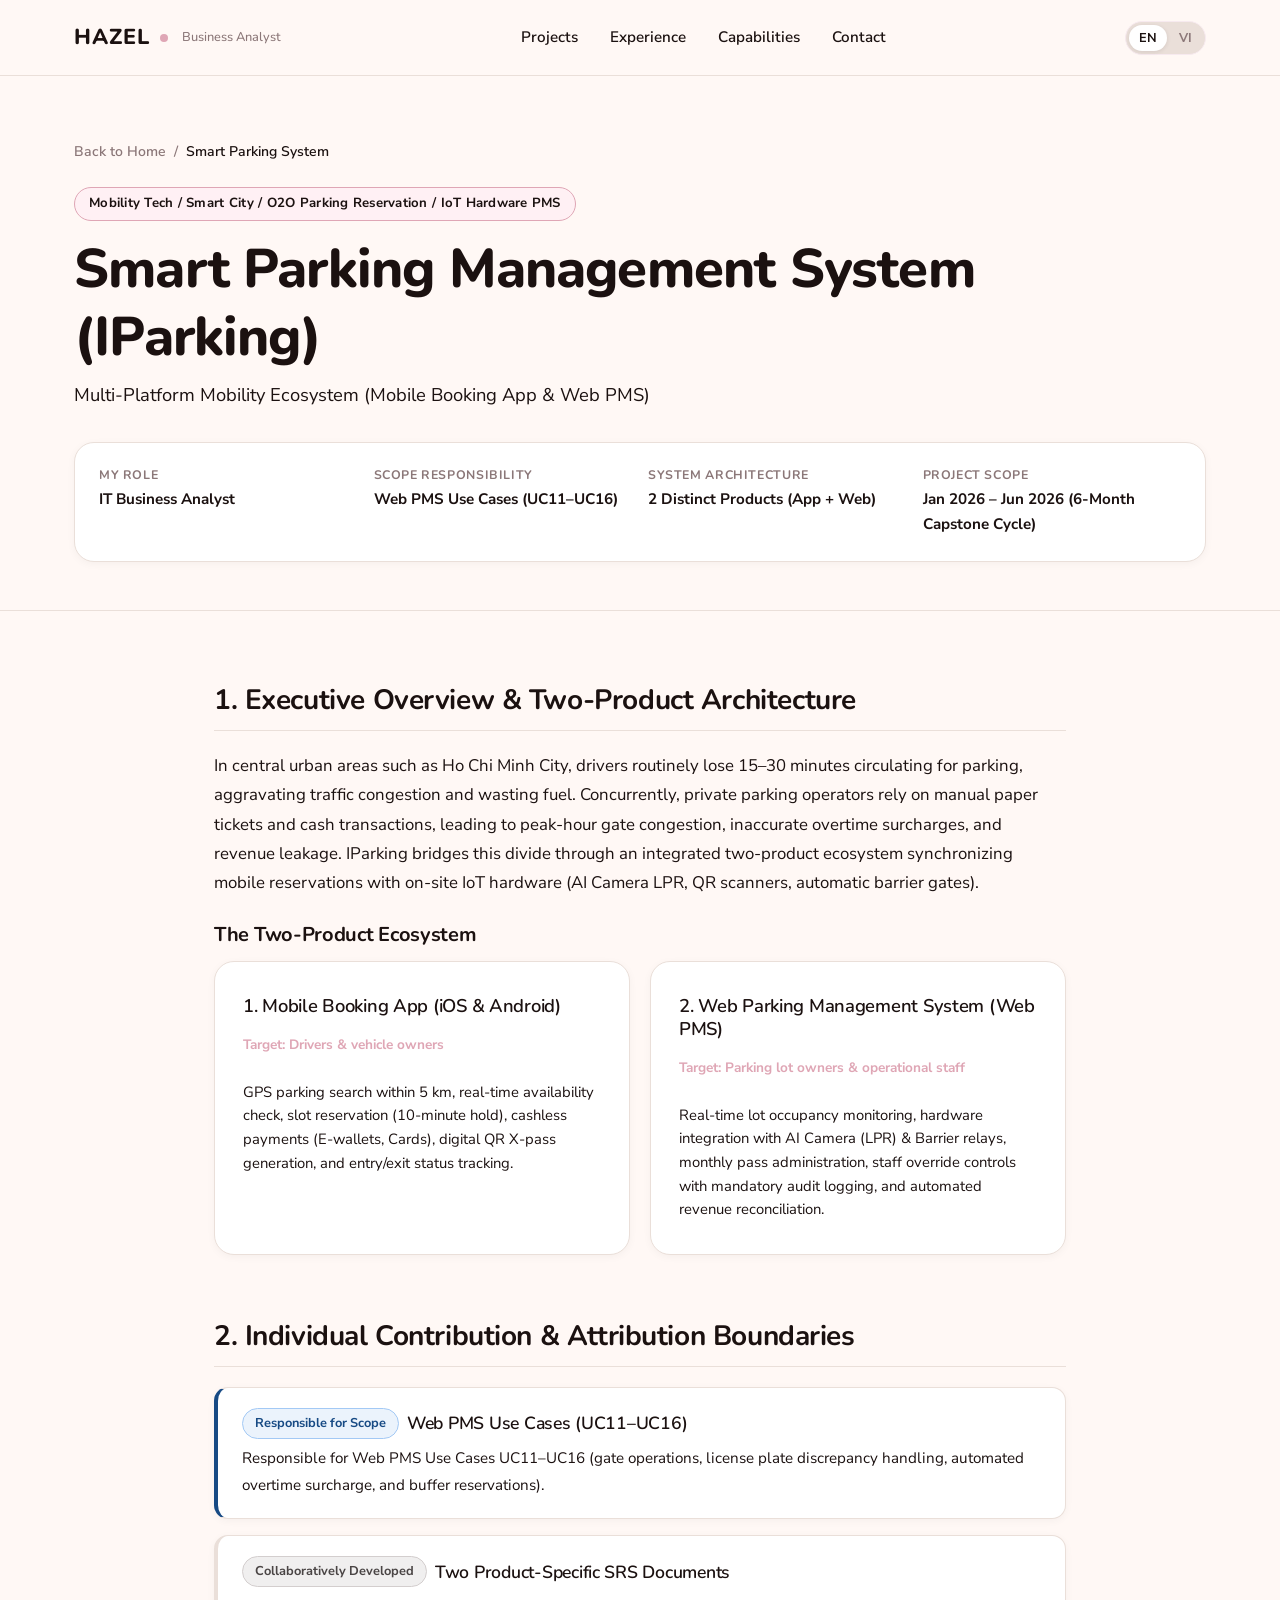
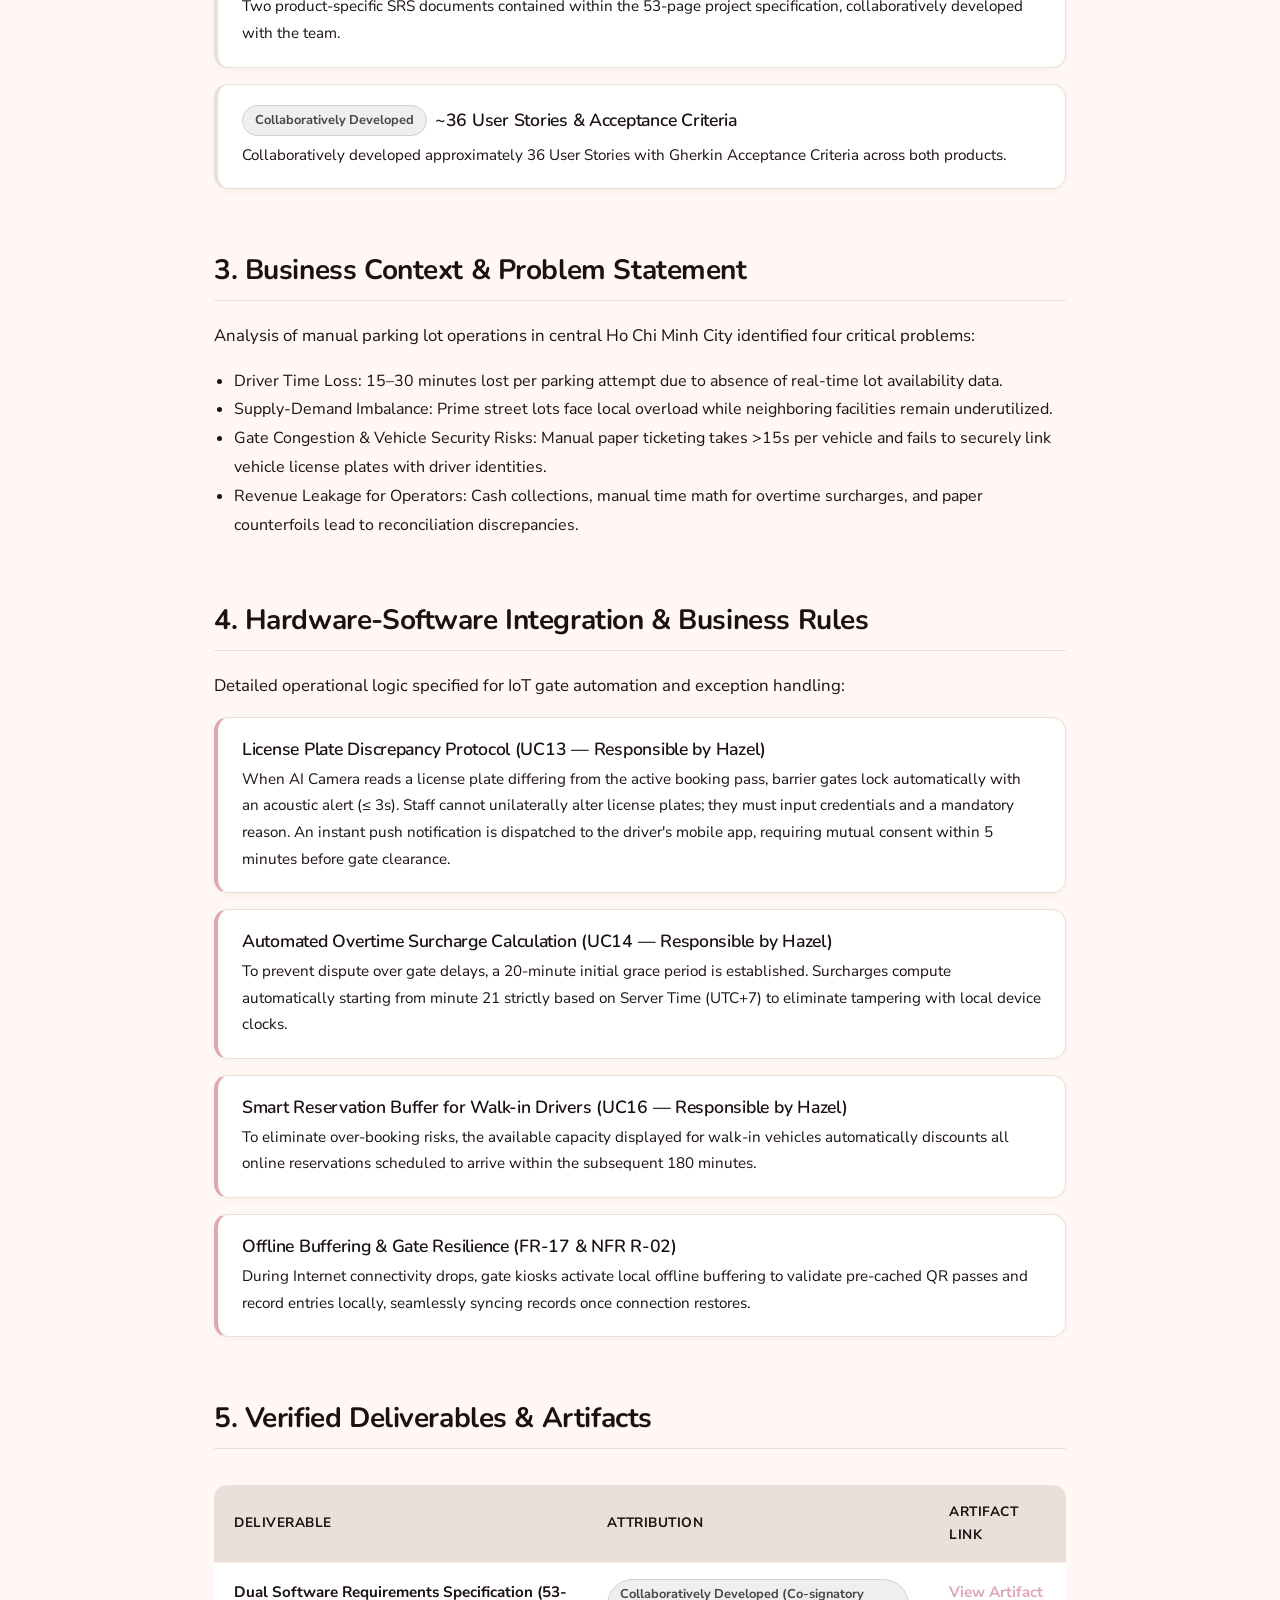
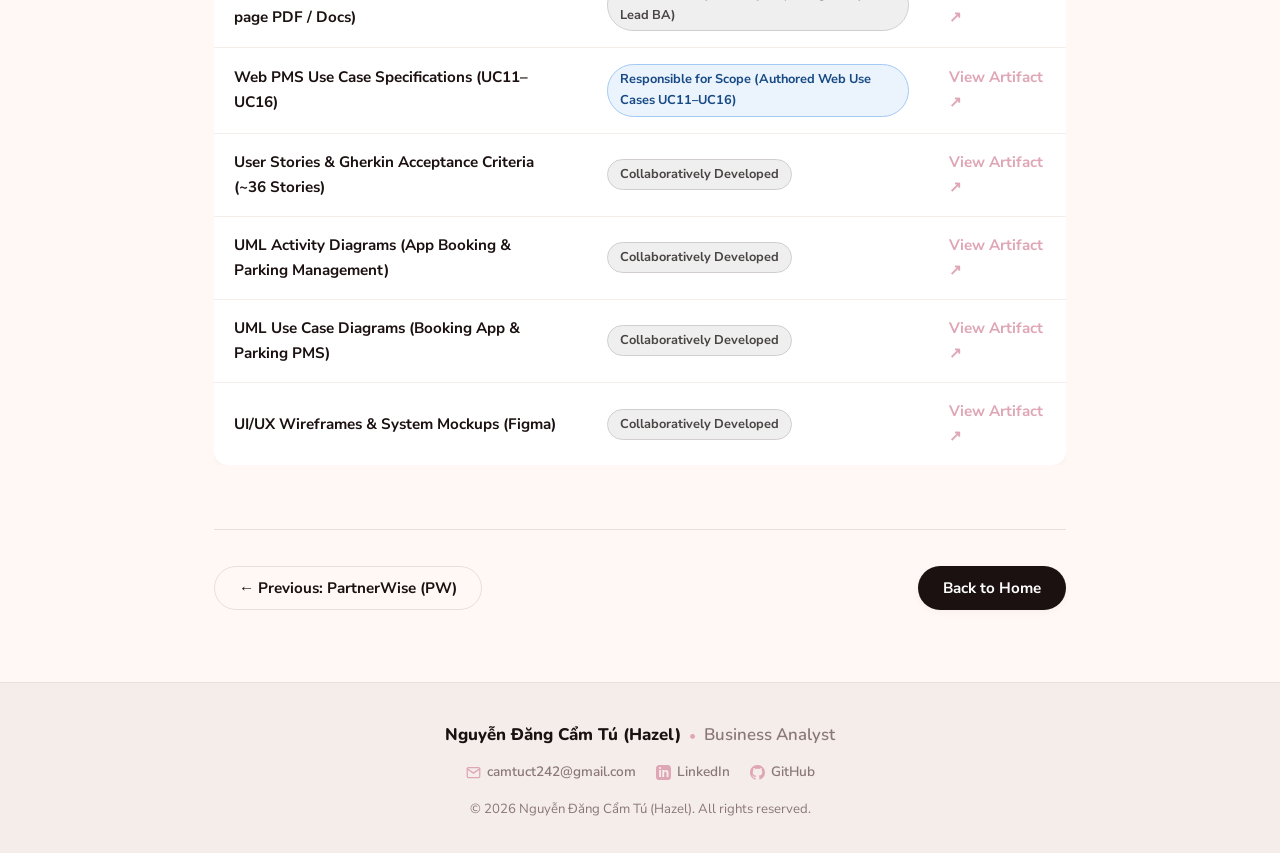
<file: projects/smart-parking.html>
<!DOCTYPE html>
<html lang="en">
<head>
  <meta charset="UTF-8">
  <meta name="viewport" content="width=device-width, initial-scale=1.0">
  <title>Smart Parking Management System — Case Study | Hazel (Nguyễn Đăng Cẩm Tú)</title>
  <meta name="description" content="Case Study: Smart Parking Management System (IParking). Two-product ecosystem with Mobile Booking App and Web PMS. Responsible for Web PMS Use Cases UC11–UC16.">
  <link rel="stylesheet" href="../css/styles.css">
  <link rel="stylesheet" href="../css/components.css">
  <link rel="stylesheet" href="../css/responsive.css">
</head>
<body>

  <!-- Navigation Bar -->
  <header class="navbar" id="navbar">
    <div class="container nav-container">
      <a href="../index.html" class="brand-logo" aria-label="Hazel Portfolio Home">
        <span>HAZEL</span>
        <span class="brand-dot"></span>
        <span class="brand-role" data-i18n="brandTitle">Business Analyst</span>
      </a>

      <nav class="nav-menu" id="navMenu">
        <a href="../index.html#projects" class="nav-link" data-i18n="navProjects">Projects</a>
        <a href="../index.html#experience" class="nav-link" data-i18n="navExperience">Experience</a>
        <a href="../index.html#skills" class="nav-link" data-i18n="navSkills">Capabilities</a>
        <a href="../index.html#contact" class="nav-link" data-i18n="navContact">Contact</a>
      </nav>

      <div class="nav-actions">
        <div class="lang-switcher" role="group" aria-label="Language Switcher">
          <button class="lang-btn lang-btn-en active" type="button" aria-label="Switch to English">EN</button>
          <button class="lang-btn lang-btn-vi" type="button" aria-label="Chuyển sang Tiếng Việt">VI</button>
        </div>
        <button class="nav-toggle" id="navToggle" type="button" aria-label="Toggle navigation menu" aria-expanded="false">
          <span class="nav-toggle-bar"></span>
          <span class="nav-toggle-bar"></span>
          <span class="nav-toggle-bar"></span>
        </button>
      </div>
    </div>
  </header>

  <main>
    <!-- Case Study Hero -->
    <section class="case-study-hero">
      <div class="container">
        <nav class="breadcrumb-nav" aria-label="Breadcrumb">
          <a href="../index.html" data-i18n="backHome">← Back to Home</a>
          <span>/</span>
          <span style="color: var(--color-coffee-bean);" id="csBreadcrumb">Smart Parking System</span>
        </nav>

        <div class="badge-pill">
          <span id="csDomain">Mobility Tech / Smart City / IoT Parking Management System</span>
        </div>

        <h1 style="margin-top: 14px; margin-bottom: 8px;" id="csTitle">Smart Parking Management System (IParking)</h1>
        <p class="lead text-muted" id="csSubtitle">Multi-Platform Mobility Ecosystem (Mobile Booking App & Web PMS)</p>

        <!-- Meta Bar -->
        <div class="case-study-meta-bar">
          <div class="meta-item">
            <h5 data-i18n-cs="roleLabel">My Role</h5>
            <p id="csRole">IT Business Analyst</p>
          </div>
          <div class="meta-item">
            <h5 data-i18n-cs="authorshipLabel">Scope Responsibility</h5>
            <p id="csScopeResponsibility">Web PMS Use Cases (UC11–UC16)</p>
          </div>
          <div class="meta-item">
            <h5 data-i18n-cs="architectureLabel">System Architecture</h5>
            <p id="csArchShort">2 Distinct Products (App + Web)</p>
          </div>
          <div class="meta-item">
            <h5 data-i18n-cs="cycleLabel">Project Scope</h5>
            <p id="csCycle">Level 1 & 2 Capstone (Team of 4)</p>
          </div>
        </div>
      </div>
    </section>

    <!-- Case Study Body -->
    <section class="case-study-content">
      <div class="container" style="max-width: 900px;">

        <!-- 1. Executive Summary & Two-Product Architecture -->
        <div class="case-study-block">
          <h2 data-i18n-cs="sec1Title">1. Executive Overview & Two-Product Architecture</h2>
          <p id="csOverview"></p>

          <h3 style="margin-top: 24px; margin-bottom: 14px; font-size: 1.25rem;" data-i18n-cs="ecosystemHeading">The Two-Product Ecosystem</h3>
          <div style="display: grid; grid-template-columns: 1fr 1fr; gap: 20px;" id="csTwoProductsGrid"></div>
        </div>

        <!-- 2. Dual SRS & Contribution Boundaries -->
        <div class="case-study-block">
          <h2 data-i18n-cs="sec2Title">2. Individual Contribution & Attribution Boundaries</h2>

          <div class="rule-card" style="border-left-color: #174A84;">
            <div style="display: flex; align-items: center; gap: 8px; margin-bottom: 6px;">
              <span class="attribution-pill responsible-for" data-i18n-cs="pillScope">Responsible for Scope</span>
              <h4 style="margin: 0;" data-i18n-cs="webUseCasesHeading">Web PMS Use Cases (UC11–UC16)</h4>
            </div>
            <p id="csUseCasesDesc"></p>
          </div>

          <div class="rule-card" style="border-left-color: var(--color-ballet-beige);">
            <div style="display: flex; align-items: center; gap: 8px; margin-bottom: 6px;">
              <span class="attribution-pill collaborative" data-i18n-cs="pillCollab">Collaboratively Developed</span>
              <h4 style="margin: 0;" data-i18n-cs="srsHeading">Two Product-Specific SRS Documents</h4>
            </div>
            <p id="csDualSrsDesc"></p>
          </div>

          <div class="rule-card" style="border-left-color: var(--color-ballet-beige);">
            <div style="display: flex; align-items: center; gap: 8px; margin-bottom: 6px;">
              <span class="attribution-pill collaborative" data-i18n-cs="pillCollab">Collaboratively Developed</span>
              <h4 style="margin: 0;" data-i18n-cs="usHeading">~36 User Stories & Acceptance Criteria</h4>
            </div>
            <p id="csUserStoriesDesc"></p>
          </div>
        </div>

        <!-- 3. Business Context & Problem Statement -->
        <div class="case-study-block">
          <h2 data-i18n-cs="sec3Title">3. Business Context & Problem Statement</h2>
          <p data-i18n-cs="probIntro">Analysis of manual parking lot operations in central Ho Chi Minh City identified four critical problems:</p>
          <ul id="csProblemList" style="padding-left: 20px; line-height: 1.8;"></ul>
        </div>

        <!-- 4. Deep Business Logic & Exception Handling -->
        <div class="case-study-block">
          <h2 data-i18n-cs="sec4Title">4. Hardware-Software Integration & Business Rules</h2>
          <p data-i18n-cs="rulesIntro">Detailed operational logic specified for IoT gate automation and exception handling:</p>
          <div id="csRulesContainer"></div>
        </div>

        <!-- 5. Key Deliverables & Traceability -->
        <div class="case-study-block">
          <h2 data-i18n-cs="sec5Title">5. Verified Deliverables & Artifacts</h2>
          <div style="overflow-x: auto;">
            <table class="deliverables-table">
              <thead>
                <tr>
                  <th data-i18n-cs="colDeliverable">Deliverable</th>
                  <th data-i18n-cs="colAttribution">Attribution</th>
                  <th data-i18n-cs="colAction">Artifact Link</th>
                </tr>
              </thead>
              <tbody id="csDeliverablesTbody"></tbody>
            </table>
          </div>
        </div>

        <!-- Case Study Navigation -->
        <div style="display: flex; justify-content: space-between; align-items: center; padding-top: 36px; border-top: var(--border-subtle); margin-top: 48px; flex-wrap: wrap; gap: 16px;">
          <a href="partner-wise.html" class="btn btn-outline" data-i18n-cs="prevProject">← Previous: PartnerWise (PW)</a>
          <a href="../index.html#projects" class="btn btn-primary" data-i18n="backHome">Back to Selected Projects →</a>
        </div>

      </div>
    </section>
  </main>

  <footer class="footer">
    <div class="container footer-container">
      <div class="footer-primary">
        <span class="footer-name">Nguyễn Đăng Cẩm Tú (Hazel)</span>
        <span class="footer-divider">•</span>
        <span class="footer-role" data-i18n="footerRole">Business Analyst</span>
      </div>

      <div class="footer-links">
        <a href="mailto:camtuct242@gmail.com" class="footer-link" aria-label="Email">
          <svg width="15" height="15" viewBox="0 0 24 24" fill="none" stroke="currentColor" stroke-width="2" stroke-linecap="round" stroke-linejoin="round">
            <path d="M4 4h16c1.1 0 2 .9 2 2v12c0 1.1-.9 2-2 2H4c-1.1 0-2-.9-2-2V6c0-1.1.9-2 2-2z"></path>
            <polyline points="22,6 12,13 2,6"></polyline>
          </svg>
          <span>camtuct242@gmail.com</span>
        </a>
        <a href="http://www.linkedin.com/in/hazelndct" target="_blank" rel="noopener noreferrer" class="footer-link" aria-label="LinkedIn">
          <svg width="15" height="15" viewBox="0 0 24 24" fill="currentColor">
            <path d="M19 0h-14c-2.761 0-5 2.239-5 5v14c0 2.761 2.239 5 5 5h14c2.762 0 5-2.239 5-5v-14c0-2.761-2.238-5-5-5zm-11 19h-3v-11h3v11zm-1.5-12.268c-.966 0-1.75-.79-1.75-1.764s.784-1.764 1.75-1.764 1.75.79 1.75 1.764-.783 1.764-1.75 1.764zm13.5 12.268h-3v-5.604c0-3.368-4-3.113-4 0v5.604h-3v-11h3v1.765c1.396-2.586 7-2.777 7 2.476v6.759z"/>
          </svg>
          <span>LinkedIn</span>
        </a>
        <a href="https://github.com/camtuct242-Hazel" target="_blank" rel="noopener noreferrer" class="footer-link" aria-label="GitHub">
          <svg width="15" height="15" viewBox="0 0 24 24" fill="currentColor">
            <path d="M12 0c-6.626 0-12 5.373-12 12 0 5.302 3.438 9.8 8.207 11.387.599.111.793-.261.793-.577v-2.234c-3.338.726-4.033-1.416-4.033-1.416-.546-1.387-1.333-1.756-1.333-1.756-1.089-.745.083-.729.083-.729 1.205.084 1.839 1.237 1.839 1.237 1.07 1.834 2.807 1.304 3.492.997.107-.775.418-1.305.762-1.604-2.665-.305-5.467-1.334-5.467-5.931 0-1.311.469-2.381 1.236-3.221-.124-.303-.535-1.524.117-3.176 0 0 1.008-.322 3.301 1.23.957-.266 1.983-.399 3.003-.404 1.02.005 2.047.138 3.006.404 2.291-1.552 3.297-1.23 3.297-1.23.653 1.653.242 2.874.118 3.176.77.84 1.235 1.911 1.235 3.221 0 4.609-2.807 5.624-5.479 5.921.43.372.823 1.102.823 2.222v3.293c0 .319.192.694.801.576 4.765-1.589 8.199-6.086 8.199-11.386 0-6.627-5.373-12-12-12z"/>
          </svg>
          <span>GitHub</span>
        </a>
      </div>

      <div class="footer-secondary">
        <span>© 2026 Nguyễn Đăng Cẩm Tú (Hazel). <span data-i18n="footerCopyright">All rights reserved.</span></span>
      </div>
    </div>
  </footer>

  <script src="../js/translations.js"></script>
  <script src="../js/content.js"></script>
  <script src="../js/projects.js"></script>
  <script>
    (function() {
      const data = projectsData["smart-parking"];
      let currentLang = localStorage.getItem('hazel_portfolio_lang') || 'en';

      const localizedText = {
        en: {
          roleLabel: "My Role",
          authorshipLabel: "Scope Responsibility",
          architectureLabel: "System Architecture",
          cycleLabel: "Project Scope",
          sec1Title: "1. Executive Overview & Two-Product Architecture",
          ecosystemHeading: "The Two-Product Ecosystem",
          sec2Title: "2. Individual Contribution & Attribution Boundaries",
          pillScope: "Responsible for Scope",
          webUseCasesHeading: "Web PMS Use Cases (UC11–UC16)",
          pillCollab: "Collaboratively Developed",
          srsHeading: "Two Product-Specific SRS Documents",
          usHeading: "~36 User Stories & Acceptance Criteria",
          sec3Title: "3. Business Context & Problem Statement",
          probIntro: "Analysis of manual parking lot operations in central Ho Chi Minh City identified four critical problems:",
          sec4Title: "4. Hardware-Software Integration & Business Rules",
          rulesIntro: "Detailed operational logic specified for IoT gate automation and exception handling:",
          sec5Title: "5. Verified Deliverables & Artifacts",
          colDeliverable: "Deliverable",
          colAttribution: "Attribution",
          colAction: "Artifact Link",
          prevProject: "← Previous: PartnerWise (PW)"
        },
        vi: {
          roleLabel: "Vai trò",
          authorshipLabel: "Phụ trách Phân hệ",
          architectureLabel: "Kiến trúc Hệ thống",
          cycleLabel: "Quy mô Đồ án",
          sec1Title: "1. Tổng quan Dự án & Kiến trúc Hai Sản phẩm",
          ecosystemHeading: "Hệ sinh thái Hai Sản phẩm Đồng bộ",
          sec2Title: "2. Đóng góp Cá nhân & Ranh giới Sở hữu Tài liệu",
          pillScope: "Phụ trách Phân hệ",
          webUseCasesHeading: "Đặc tả Use Case Web PMS (UC11–UC16)",
          pillCollab: "Phát triển Cùng Nhóm",
          srsHeading: "Bộ đôi Tài liệu SRS cho Từng Sản phẩm",
          usHeading: "~36 User Stories & Tiêu chí Nghiệm thu",
          sec3Title: "3. Bối cảnh Kinh doanh & Bài toán Cần giải quyết",
          probIntro: "Khảo sát thực tế vận hành bãi xe thủ công tại trung tâm TP.HCM chỉ ra 4 vấn đề lớn:",
          sec4Title: "4. Tích hợp Phần cứng - Phần mềm & Quy tắc Vận hành",
          rulesIntro: "Các luồng nghiệp vụ kiểm soát cổng IoT và xử lý ngoại lệ được đặc tả chi tiết:",
          sec5Title: "5. Danh mục Sản phẩm Bàn giao & Bằng chứng Thực tế",
          colDeliverable: "Tên Sản phẩm",
          colAttribution: "Phân định Trách nhiệm",
          colAction: "Liên kết Bằng chứng",
          prevProject: "← Dự án trước: PartnerWise (PW)"
        }
      };

      function renderCaseStudy(lang) {
        currentLang = lang;
        document.documentElement.lang = currentLang;
        const isVi = currentLang === 'vi';
        const t = localizedText[currentLang];

        document.querySelectorAll('.lang-btn-en').forEach(b => b.classList.toggle('active', !isVi));
        document.querySelectorAll('.lang-btn-vi').forEach(b => b.classList.toggle('active', isVi));

        document.getElementById('csTitle').textContent = isVi ? data.titleVi : data.titleEn;
        document.getElementById('csSubtitle').textContent = isVi ? data.subtitleVi : data.subtitleEn;
        document.getElementById('csDomain').textContent = isVi ? data.domainVi : data.domainEn;
        document.getElementById('csRole').textContent = isVi ? data.attributionVi.primaryRole : data.attributionEn.primaryRole;
        document.getElementById('csScopeResponsibility').textContent = isVi ? "Use Case Web PMS (UC11–UC16)" : "Web PMS Use Cases (UC11–UC16)";
        document.getElementById('csArchShort').textContent = isVi ? "2 Sản phẩm (App & Web)" : "2 Distinct Products (App + Web)";
        document.getElementById('csCycle').textContent = isVi ? data.timelineVi : data.timelineEn;

        document.getElementById('csOverview').textContent = isVi ? data.overviewVi : data.overviewEn;

        // Two products grid
        const prods = isVi ? data.twoProductsVi : data.twoProductsEn;
        document.getElementById('csTwoProductsGrid').innerHTML = prods.map(p => `
          <div class="narrative-card" style="margin-top: 0;">
            <h4 style="font-size: 1.15rem; color: var(--color-coffee-bean);">${p.name}</h4>
            <p style="font-size: 0.85rem; font-weight: 700; color: var(--color-dusty-rose); margin-bottom: 8px;">Target: ${p.audience}</p>
            <p style="font-size: 0.925rem; line-height: 1.6; margin-bottom: 0;">${p.functions}</p>
          </div>
        `).join('');

        // Attribution descriptions
        document.getElementById('csUseCasesDesc').textContent = isVi ? data.attributionVi.useCasesOwnership : data.attributionEn.useCasesOwnership;
        document.getElementById('csDualSrsDesc').textContent = isVi ? data.attributionVi.dualSRSExplanation : data.attributionEn.dualSRSExplanation;
        document.getElementById('csUserStoriesDesc').textContent = isVi ? data.attributionVi.userStoriesScope : data.attributionEn.userStoriesScope;

        // Problems
        const problems = isVi ? data.problemVi : data.problemEn;
        document.getElementById('csProblemList').innerHTML = problems.map(p => `<li>${p}</li>`).join('');

        // Rules
        const rules = isVi ? data.businessRulesVi : data.businessRulesEn;
        document.getElementById('csRulesContainer').innerHTML = rules.map(r => `
          <div class="rule-card">
            <h4>${r.title}</h4>
            <p>${r.desc}</p>
          </div>
        `).join('');

        // Deliverables
        document.getElementById('csDeliverablesTbody').innerHTML = data.deliverables.map(del => `
          <tr>
            <td style="font-weight: 700;">${isVi ? del.nameVi : del.nameEn}</td>
            <td>
              <span class="attribution-pill ${del.type === 'responsible' ? 'responsible-for' : 'collaborative'}">
                ${isVi ? del.attributionVi : del.attributionEn}
              </span>
            </td>
            <td>
              <a href="${del.link}" target="_blank" rel="noopener noreferrer" style="color: var(--color-dusty-rose); font-weight: 700;">
                View Artifact ↗
              </a>
            </td>
          </tr>
        `).join('');

        // Static i18n
        document.querySelectorAll('[data-i18n-cs]').forEach(el => {
          const key = el.getAttribute('data-i18n-cs');
          if (t[key]) el.textContent = t[key];
        });

        document.querySelectorAll('[data-i18n]').forEach(el => {
          const key = el.getAttribute('data-i18n');
          if (translations[currentLang] && translations[currentLang][key]) {
            el.textContent = translations[currentLang][key];
          }
        });
      }

      document.querySelectorAll('.lang-btn-en').forEach(b => b.addEventListener('click', () => {
        localStorage.setItem('hazel_portfolio_lang', 'en');
        renderCaseStudy('en');
      }));
      document.querySelectorAll('.lang-btn-vi').forEach(b => b.addEventListener('click', () => {
        localStorage.setItem('hazel_portfolio_lang', 'vi');
        renderCaseStudy('vi');
      }));

      const navToggle = document.getElementById('navToggle');
      const navMenu = document.getElementById('navMenu');
      if (navToggle && navMenu) {
        navToggle.addEventListener('click', () => navMenu.classList.toggle('open'));
      }

      renderCaseStudy(currentLang);
    })();
  </script>
</body>
</html>
</file>
<file: css/styles.css>
/* ===================================================================
   HAZEL'S PERSONAL PORTFOLIO — STYLES & DESIGN TOKENS
   Aesthetic: Balletcore Professional
   =================================================================== */

@import url('https://fonts.googleapis.com/css2?family=Nunito:wght@600;700;800&family=Nunito+Sans:ital,wght@0,300;0,400;0,500;0,600;0,700;0,800;1,400&display=swap');

:root {
  /* Color Palette Tokens */
  --color-petal-frost: #FFD1DC;
  --color-petal-frost-light: #FFF0F4;
  --color-petal-frost-hover: #F8BFCC;
  --color-coffee-bean: #1B1110;
  --color-coffee-bean-rgb: 27, 17, 16;
  --color-vanilla-cream: #FFF8F5;
  --color-dusty-rose: #DFA6B5;
  --color-dusty-rose-light: #F7EAEF;
  --color-ballet-beige: #EADFD9;
  --color-ballet-beige-light: #F4EDE9;
  --color-muted-mauve: #8B7778;
  --color-white: #FFFFFF;
  
  /* Borders & Shadows */
  --border-subtle: 1px solid var(--color-ballet-beige);
  --border-accent: 1px solid var(--color-dusty-rose);
  --shadow-sm: 0 2px 8px rgba(var(--color-coffee-bean-rgb), 0.04);
  --shadow-md: 0 8px 24px rgba(var(--color-coffee-bean-rgb), 0.06);
  --shadow-lg: 0 16px 36px rgba(var(--color-coffee-bean-rgb), 0.08);
  --shadow-hover: 0 12px 28px rgba(var(--color-coffee-bean-rgb), 0.09);

  /* Typography */
  --font-primary: 'Nunito Sans', -apple-system, BlinkMacSystemFont, 'Segoe UI', Roboto, Helvetica, Arial, sans-serif;
  --font-display: 'Nunito', 'Nunito Sans', sans-serif;

  /* Sizing & Transitions */
  --radius-sm: 8px;
  --radius-md: 14px;
  --radius-lg: 20px;
  --radius-xl: 28px;
  --radius-pill: 9999px;
  --transition-fast: 0.15s ease;
  --transition-normal: 0.25s ease;
  --transition-smooth: 0.35s cubic-bezier(0.16, 1, 0.3, 1);
  --container-max-width: 1180px;
  --header-height: 76px;
}

/* CSS Reset & Defaults */
*, *::before, *::after {
  box-sizing: border-box;
  margin: 0;
  padding: 0;
}

html {
  scroll-behavior: smooth;
  font-size: 16px;
  -webkit-text-size-adjust: 100%;
}

body {
  font-family: var(--font-primary);
  background-color: var(--color-vanilla-cream);
  color: var(--color-coffee-bean);
  line-height: 1.65;
  font-weight: 400;
  overflow-x: hidden;
  text-rendering: optimizeLegibility;
  -webkit-font-smoothing: antialiased;
}

/* Typography Standards */
h1, h2, h3, h4, h5, h6 {
  font-family: var(--font-display);
  color: var(--color-coffee-bean);
  line-height: 1.25;
  letter-spacing: -0.015em;
  font-weight: 700;
}

h1 {
  font-size: clamp(2.25rem, 5vw, 3.4rem);
  font-weight: 800;
}

h2 {
  font-size: clamp(1.85rem, 3.5vw, 2.4rem);
  font-weight: 700;
}

h3 {
  font-size: clamp(1.25rem, 2.5vw, 1.55rem);
  font-weight: 700;
}

h4 {
  font-size: 1.15rem;
  font-weight: 600;
}

p {
  color: var(--color-coffee-bean);
  font-size: 1.025rem;
}

p.lead {
  font-size: 1.15rem;
  line-height: 1.7;
  color: var(--color-coffee-bean);
}

.text-muted {
  color: var(--color-muted-mauve);
}

a {
  color: var(--color-coffee-bean);
  text-decoration: none;
  transition: color var(--transition-fast), border-color var(--transition-fast);
}

a:hover {
  color: var(--color-dusty-rose);
}

img {
  max-width: 100%;
  height: auto;
  display: block;
}

/* Layout Utilities */
.container {
  width: 100%;
  max-width: var(--container-max-width);
  margin-left: auto;
  margin-right: auto;
  padding-left: 24px;
  padding-right: 24px;
}

.section {
  padding: 96px 0;
  position: relative;
}

.section-alt {
  background-color: var(--color-ballet-beige-light);
}

.section-header {
  text-align: center;
  max-width: 720px;
  margin: 0 auto 56px auto;
}

.section-header.text-left {
  text-align: left;
  margin-left: 0;
}

.section-title {
  margin-top: 14px;
  margin-bottom: 16px;
}

.section-subtitle {
  color: var(--color-muted-mauve);
  font-size: 1.05rem;
}

/* Visually Hidden */
.sr-only {
  position: absolute;
  width: 1px;
  height: 1px;
  padding: 0;
  margin: -1px;
  overflow: hidden;
  clip: rect(0, 0, 0, 0);
  white-space: nowrap;
  border: 0;
}
</file>
<file: css/components.css>
/* ===================================================================
   HAZEL'S PERSONAL PORTFOLIO — COMPONENTS
   Balletcore Professional Elements
   =================================================================== */

/* --- 1. Navigation Bar --- */
.navbar {
  position: sticky;
  top: 0;
  left: 0;
  width: 100%;
  height: var(--header-height);
  background-color: rgba(255, 248, 245, 0.92);
  backdrop-filter: blur(12px);
  -webkit-backdrop-filter: blur(12px);
  border-bottom: var(--border-subtle);
  z-index: 1000;
  transition: background-color var(--transition-normal), box-shadow var(--transition-normal);
}

.navbar.scrolled {
  background-color: rgba(255, 248, 245, 0.98);
  box-shadow: var(--shadow-sm);
}

.nav-container {
  display: flex;
  align-items: center;
  justify-content: space-between;
  height: 100%;
}

.brand-logo {
  display: flex;
  align-items: center;
  gap: 10px;
  font-family: var(--font-display);
  font-weight: 800;
  font-size: 1.35rem;
  letter-spacing: 0.05em;
  color: var(--color-coffee-bean);
}

.brand-dot {
  width: 8px;
  height: 8px;
  background-color: var(--color-dusty-rose);
  border-radius: 50%;
  display: inline-block;
}

.brand-role {
  font-size: 0.8rem;
  font-weight: 500;
  color: var(--color-muted-mauve);
  letter-spacing: normal;
  margin-left: 4px;
}

.nav-menu {
  display: flex;
  align-items: center;
  gap: 32px;
  list-style: none;
}

.nav-link {
  font-size: 0.95rem;
  font-weight: 600;
  color: var(--color-coffee-bean);
  position: relative;
  padding: 6px 0;
  transition: color var(--transition-fast);
}

.nav-link::after {
  content: '';
  position: absolute;
  bottom: 0;
  left: 0;
  width: 0;
  height: 2px;
  background-color: var(--color-dusty-rose);
  transition: width var(--transition-normal);
  border-radius: 2px;
}

.nav-link:hover,
.nav-link.active {
  color: var(--color-coffee-bean);
}

.nav-link:hover::after,
.nav-link.active::after {
  width: 100%;
}

.nav-actions {
  display: flex;
  align-items: center;
  gap: 16px;
}

/* Language Toggle */
.lang-switcher {
  display: inline-flex;
  align-items: center;
  background-color: var(--color-ballet-beige);
  border: 1px solid var(--color-dusty-rose-light);
  border-radius: var(--radius-pill);
  padding: 3px;
  gap: 2px;
}

.lang-btn {
  background: transparent;
  border: none;
  font-family: var(--font-primary);
  font-size: 0.8rem;
  font-weight: 700;
  color: var(--color-muted-mauve);
  padding: 4px 10px;
  border-radius: var(--radius-pill);
  cursor: pointer;
  transition: all var(--transition-fast);
}

.lang-btn.active {
  background-color: var(--color-white);
  color: var(--color-coffee-bean);
  box-shadow: 0 1px 4px rgba(var(--color-coffee-bean-rgb), 0.1);
}

/* Mobile Nav Toggle */
.nav-toggle {
  display: none;
  background: transparent;
  border: none;
  cursor: pointer;
  padding: 8px;
  flex-direction: column;
  gap: 5px;
}

.nav-toggle-bar {
  width: 22px;
  height: 2px;
  background-color: var(--color-coffee-bean);
  transition: all var(--transition-normal);
  border-radius: 2px;
}

/* --- 2. Buttons & CTAs --- */
.btn {
  display: inline-flex;
  align-items: center;
  justify-content: center;
  gap: 8px;
  font-family: var(--font-primary);
  font-size: 0.95rem;
  font-weight: 700;
  padding: 12px 24px;
  border-radius: var(--radius-pill);
  cursor: pointer;
  transition: all var(--transition-normal);
  border: 1px solid transparent;
  text-decoration: none;
  line-height: 1.2;
}

.btn-primary {
  background-color: var(--color-coffee-bean);
  color: var(--color-white);
  box-shadow: var(--shadow-sm);
}

.btn-primary:hover {
  background-color: #332321;
  color: var(--color-white);
  transform: translateY(-2px);
  box-shadow: var(--shadow-md);
}

.btn-accent {
  background-color: var(--color-petal-frost);
  color: var(--color-coffee-bean);
  border-color: var(--color-dusty-rose);
}

.btn-accent:hover {
  background-color: var(--color-petal-frost-hover);
  color: var(--color-coffee-bean);
  transform: translateY(-2px);
  box-shadow: var(--shadow-sm);
}

.btn-outline {
  background-color: transparent;
  color: var(--color-coffee-bean);
  border-color: var(--color-ballet-beige);
}

.btn-outline:hover {
  background-color: var(--color-white);
  border-color: var(--color-dusty-rose);
  color: var(--color-coffee-bean);
  transform: translateY(-2px);
}

.btn-sm {
  font-size: 0.85rem;
  padding: 8px 16px;
}

.btn-icon {
  width: 16px;
  height: 16px;
  display: inline-block;
  fill: currentColor;
}

/* --- 3. Badges & Micro-Motifs (Balletcore) --- */
.badge-pill {
  display: inline-flex;
  align-items: center;
  gap: 6px;
  background-color: var(--color-petal-frost-light);
  border: 1px solid var(--color-dusty-rose);
  color: var(--color-coffee-bean);
  font-size: 0.825rem;
  font-weight: 700;
  padding: 5px 14px;
  border-radius: var(--radius-pill);
  letter-spacing: 0.02em;
}

.badge-pill.soft {
  background-color: var(--color-ballet-beige);
  border-color: var(--color-ballet-beige);
  color: var(--color-muted-mauve);
}

.badge-icon {
  width: 14px;
  height: 14px;
  fill: var(--color-dusty-rose);
}

.bow-icon {
  display: inline-block;
  vertical-align: middle;
  width: 16px;
  height: 16px;
  fill: var(--color-dusty-rose);
}

/* Attribution Pill */
.attribution-pill {
  display: inline-flex;
  align-items: center;
  gap: 6px;
  font-size: 0.8rem;
  font-weight: 700;
  padding: 4px 12px;
  border-radius: var(--radius-pill);
  background-color: var(--color-ballet-beige-light);
  border: 1px solid var(--color-ballet-beige);
  color: var(--color-coffee-bean);
}

.attribution-pill.primary-author {
  background-color: #FFEAEF;
  border-color: var(--color-dusty-rose);
  color: #7A283C;
}

.attribution-pill.responsible-for {
  background-color: #EBF3FC;
  border-color: #A3C9F5;
  color: #174A84;
}

.attribution-pill.collaborative {
  background-color: #F0EFEF;
  border-color: #D3CECE;
  color: #4A4545;
}

/* --- 4. Hero Section --- */
.hero {
  padding: 80px 0 100px 0;
  position: relative;
  overflow: hidden;
}

.hero-grid {
  display: grid;
  grid-template-columns: 1.15fr 0.85fr;
  align-items: center;
  gap: 64px;
}

.hero-content {
  display: flex;
  flex-direction: column;
  align-items: flex-start;
  gap: 16px;
  max-width: 620px;
}

.hero-title {
  margin-top: 2px;
  font-size: clamp(2rem, 3.8vw, 2.75rem);
  line-height: 1.22;
  letter-spacing: -0.015em;
}

.hero-title span.highlight {
  color: var(--color-coffee-bean);
  position: relative;
  display: inline-block;
}

.hero-title span.highlight::after {
  content: '';
  position: absolute;
  bottom: 6px;
  left: 0;
  width: 100%;
  height: 10px;
  background-color: var(--color-petal-frost);
  z-index: -1;
  border-radius: 4px;
}

.hero-lead {
  font-size: 1.125rem;
  font-weight: 600;
  color: var(--color-coffee-bean);
  line-height: 1.55;
  border-left: 3px solid var(--color-dusty-rose);
  padding-left: 14px;
  margin: 2px 0;
}

.hero-introduction {
  display: flex;
  flex-direction: column;
  gap: 10px;
}

.hero-intro {
  font-size: 1.025rem;
  line-height: 1.65;
  color: var(--color-coffee-bean);
}

.hero-approach {
  font-size: 0.95rem;
  line-height: 1.65;
  color: var(--color-muted-mauve);
}

.hero-value {
  font-size: 0.965rem;
  font-weight: 600;
  line-height: 1.6;
  color: var(--color-coffee-bean);
  background-color: var(--color-ballet-beige-light);
  border-left: 2px solid var(--color-dusty-rose);
  padding: 10px 16px;
  border-radius: 0 var(--radius-sm) var(--radius-sm) 0;
  margin-top: 2px;
}

.hero-ctas {
  display: flex;
  flex-wrap: wrap;
  align-items: center;
  gap: 14px;
  margin-top: 6px;
}

.hero-portrait-wrapper {
  position: relative;
  display: flex;
  justify-content: center;
  align-items: center;
}

.portrait-frame {
  position: relative;
  width: 320px;
  height: 380px;
  border-radius: var(--radius-xl);
  overflow: hidden;
  border: 2px solid var(--color-white);
  box-shadow: var(--shadow-lg);
  background-color: var(--color-ballet-beige);
}

.portrait-frame img {
  width: 100%;
  height: 100%;
  object-fit: cover;
  object-position: center 20%;
  transition: transform var(--transition-smooth);
}

.portrait-frame:hover img {
  transform: scale(1.03);
}

.portrait-decorative-border {
  position: absolute;
  top: -12px;
  right: -12px;
  width: 320px;
  height: 380px;
  border-radius: var(--radius-xl);
  border: 1.5px dashed var(--color-dusty-rose);
  z-index: -1;
}

.portrait-badge {
  position: absolute;
  bottom: -16px;
  background-color: var(--color-white);
  border: 1px solid var(--color-dusty-rose-light);
  border-radius: var(--radius-pill);
  padding: 8px 18px;
  box-shadow: var(--shadow-md);
  display: flex;
  align-items: center;
  gap: 8px;
  font-size: 0.85rem;
  font-weight: 700;
  color: var(--color-coffee-bean);
}

/* --- 5. About Me Narrative --- */
.about-grid {
  display: grid;
  grid-template-columns: repeat(3, 1fr);
  gap: 28px;
  margin-top: 24px;
}

.narrative-card {
  background-color: var(--color-white);
  border-radius: var(--radius-lg);
  border: var(--border-subtle);
  padding: 32px 28px;
  box-shadow: var(--shadow-sm);
  transition: transform var(--transition-normal), box-shadow var(--transition-normal);
  display: flex;
  flex-direction: column;
  gap: 16px;
}

.narrative-card:hover {
  transform: translateY(-4px);
  box-shadow: var(--shadow-md);
  border-color: var(--color-dusty-rose);
}

.narrative-icon-wrapper {
  width: 48px;
  height: 48px;
  border-radius: var(--radius-md);
  background-color: var(--color-petal-frost-light);
  border: 1px solid var(--color-dusty-rose-light);
  display: flex;
  align-items: center;
  justify-content: center;
  color: var(--color-coffee-bean);
}

.narrative-card h3 {
  font-size: 1.25rem;
  margin-bottom: 4px;
}

.narrative-card p {
  color: var(--color-coffee-bean);
  font-size: 0.975rem;
  line-height: 1.65;
}

/* --- 6. Timeline (Experience & Education) --- */
.timeline-wrapper {
  max-width: 860px;
  margin: 0 auto;
  position: relative;
}

.timeline-wrapper::before {
  content: '';
  position: absolute;
  top: 10px;
  bottom: 10px;
  left: 20px;
  width: 2px;
  background-color: var(--color-ballet-beige);
}

.timeline-item {
  position: relative;
  padding-left: 60px;
  margin-bottom: 44px;
}

.timeline-item:last-child {
  margin-bottom: 0;
}

.timeline-marker {
  position: absolute;
  top: 4px;
  left: 11px;
  width: 20px;
  height: 20px;
  border-radius: 50%;
  background-color: var(--color-vanilla-cream);
  border: 3px solid var(--color-dusty-rose);
  z-index: 2;
  transition: transform var(--transition-fast);
}

.timeline-item:hover .timeline-marker {
  transform: scale(1.2);
  background-color: var(--color-petal-frost);
}

.timeline-card {
  background-color: var(--color-white);
  border-radius: var(--radius-md);
  border: var(--border-subtle);
  padding: 24px 28px;
  box-shadow: var(--shadow-sm);
  transition: border-color var(--transition-fast);
}

.timeline-card:hover {
  border-color: var(--color-dusty-rose);
}

.timeline-header {
  display: flex;
  justify-content: space-between;
  align-items: flex-start;
  flex-wrap: wrap;
  gap: 8px;
  margin-bottom: 8px;
}

.timeline-role {
  font-size: 1.15rem;
  font-weight: 700;
  color: var(--color-coffee-bean);
}

.timeline-org {
  font-weight: 600;
  color: var(--color-dusty-rose);
}

.timeline-date {
  font-size: 0.85rem;
  font-weight: 700;
  color: var(--color-muted-mauve);
  background-color: var(--color-ballet-beige-light);
  padding: 3px 12px;
  border-radius: var(--radius-pill);
}

.timeline-body ul {
  list-style: none;
  margin-top: 12px;
}

.timeline-body li {
  position: relative;
  padding-left: 20px;
  margin-bottom: 8px;
  font-size: 0.95rem;
  color: var(--color-coffee-bean);
}

.timeline-body li::before {
  content: '•';
  position: absolute;
  left: 4px;
  color: var(--color-dusty-rose);
  font-weight: bold;
}

/* --- 7. Project Cards --- */
.projects-grid {
  display: grid;
  grid-template-columns: repeat(2, 1fr);
  gap: 36px;
}

.project-card {
  background-color: var(--color-white);
  border-radius: var(--radius-xl);
  border: var(--border-subtle);
  padding: 36px;
  box-shadow: var(--shadow-sm);
  display: flex;
  flex-direction: column;
  justify-content: space-between;
  transition: transform var(--transition-normal), box-shadow var(--transition-normal), border-color var(--transition-normal);
  position: relative;
}

.project-card:hover {
  transform: translateY(-6px);
  box-shadow: var(--shadow-hover);
  border-color: var(--color-dusty-rose);
}

.project-top-meta {
  display: flex;
  justify-content: space-between;
  align-items: center;
  margin-bottom: 16px;
  flex-wrap: wrap;
  gap: 8px;
}

.project-domain {
  font-size: 0.8rem;
  font-weight: 700;
  text-transform: uppercase;
  letter-spacing: 0.05em;
  color: var(--color-muted-mauve);
}

.project-title {
  font-size: 1.55rem;
  margin-bottom: 6px;
}

.project-subtitle {
  font-size: 0.95rem;
  font-weight: 600;
  color: var(--color-muted-mauve);
  margin-bottom: 16px;
}

.project-desc {
  font-size: 0.975rem;
  color: var(--color-coffee-bean);
  line-height: 1.6;
  margin-bottom: 20px;
}

.project-highlights-box {
  background-color: var(--color-vanilla-cream);
  border-radius: var(--radius-md);
  border: 1px solid var(--color-ballet-beige);
  padding: 16px 20px;
  margin-bottom: 24px;
}

.project-highlights-box h4 {
  font-size: 0.85rem;
  text-transform: uppercase;
  letter-spacing: 0.04em;
  color: var(--color-muted-mauve);
  margin-bottom: 10px;
}

.project-highlights-box ul {
  list-style: none;
}

.project-highlights-box li {
  font-size: 0.9rem;
  color: var(--color-coffee-bean);
  margin-bottom: 6px;
  position: relative;
  padding-left: 18px;
}

.project-highlights-box li::before {
  content: '✓';
  position: absolute;
  left: 0;
  color: var(--color-dusty-rose);
  font-weight: bold;
}

.project-card-footer {
  display: flex;
  align-items: center;
  justify-content: space-between;
  flex-wrap: wrap;
  gap: 12px;
  padding-top: 18px;
  border-top: var(--border-subtle);
  margin-top: auto;
}

.project-tools {
  display: flex;
  flex-wrap: wrap;
  gap: 6px;
}

.tool-tag {
  font-size: 0.775rem;
  font-weight: 600;
  background-color: var(--color-ballet-beige-light);
  color: var(--color-coffee-bean);
  padding: 3px 10px;
  border-radius: var(--radius-pill);
}

/* --- 8. Skills & Capabilities --- */
.skills-grid {
  display: grid;
  grid-template-columns: repeat(3, 1fr);
  gap: 28px;
}

.skill-category-card {
  background-color: var(--color-white);
  border-radius: var(--radius-lg);
  border: var(--border-subtle);
  padding: 32px 28px;
  box-shadow: var(--shadow-sm);
}

.skill-category-header {
  display: flex;
  align-items: center;
  gap: 12px;
  margin-bottom: 20px;
  padding-bottom: 14px;
  border-bottom: var(--border-subtle);
}

.skill-category-header h3 {
  font-size: 1.25rem;
}

.skill-list {
  display: flex;
  flex-direction: column;
  gap: 12px;
}

.skill-item {
  display: flex;
  align-items: flex-start;
  gap: 10px;
}

.skill-bullet {
  width: 6px;
  height: 6px;
  border-radius: 50%;
  background-color: var(--color-dusty-rose);
  margin-top: 9px;
  flex-shrink: 0;
}

.skill-name {
  font-size: 0.95rem;
  font-weight: 600;
  color: var(--color-coffee-bean);
}

.skill-subtext {
  font-size: 0.825rem;
  color: var(--color-muted-mauve);
}

/* --- 9. Certifications --- */
.certs-grid {
  display: grid;
  grid-template-columns: repeat(auto-fit, minmax(280px, 1fr));
  gap: 20px;
}

.cert-card {
  background-color: var(--color-white);
  border-radius: var(--radius-md);
  border: var(--border-subtle);
  padding: 22px 24px;
  box-shadow: var(--shadow-sm);
  display: flex;
  align-items: center;
  gap: 16px;
  transition: all var(--transition-fast);
}

.cert-card:hover {
  transform: translateY(-2px);
  border-color: var(--color-dusty-rose);
  box-shadow: var(--shadow-md);
}

.cert-icon {
  width: 44px;
  height: 44px;
  border-radius: var(--radius-md);
  background-color: var(--color-petal-frost-light);
  display: flex;
  align-items: center;
  justify-content: center;
  flex-shrink: 0;
  color: var(--color-coffee-bean);
}

.cert-details h4 {
  font-size: 1rem;
  line-height: 1.35;
  margin-bottom: 4px;
}

.cert-issuer {
  font-size: 0.825rem;
  color: var(--color-muted-mauve);
  font-weight: 600;
}

/* --- 10. Contact Section & Two-Column Form --- */
.contact-grid {
  display: grid;
  grid-template-columns: 0.9fr 1.1fr;
  gap: 36px;
  align-items: start;
}

.contact-info-card,
.contact-form-card {
  background-color: var(--color-white);
  border-radius: var(--radius-xl);
  border: var(--border-subtle);
  padding: 40px 36px;
  box-shadow: var(--shadow-sm);
  display: flex;
  flex-direction: column;
}

.contact-col-title,
.contact-form-title {
  font-size: 1.35rem;
  font-weight: 700;
  margin-bottom: 6px;
  color: var(--color-coffee-bean);
}

.contact-col-desc,
.contact-form-subtitle {
  font-size: 0.95rem;
  line-height: 1.6;
  margin-bottom: 24px;
}

.contact-channels-list {
  display: flex;
  flex-direction: column;
  gap: 14px;
  margin-bottom: 28px;
}

.contact-channel-item {
  display: flex;
  align-items: center;
  gap: 12px;
  padding: 12px 20px;
  border-radius: var(--radius-pill);
  background-color: var(--color-vanilla-cream);
  border: var(--border-subtle);
  font-size: 0.95rem;
  font-weight: 700;
  color: var(--color-coffee-bean);
  transition: all var(--transition-fast);
  width: 100%;
}

.contact-channel-item:hover {
  background-color: var(--color-petal-frost-light);
  border-color: var(--color-dusty-rose);
  transform: translateY(-2px);
  color: var(--color-coffee-bean);
}

.contact-channel-item svg {
  flex-shrink: 0;
  color: var(--color-dusty-rose);
}

.contact-cv-box {
  margin-top: 24px;
  padding-top: 20px;
  border-top: var(--border-subtle);
}

/* Contact Form Controls */
.contact-form {
  display: flex;
  flex-direction: column;
}

.form-group {
  display: flex;
  flex-direction: column;
  margin-bottom: 16px;
}

.form-label {
  font-size: 0.875rem;
  font-weight: 700;
  color: var(--color-coffee-bean);
  margin-bottom: 6px;
}

.required-star {
  color: var(--color-dusty-rose);
  font-weight: 800;
}

.form-input,
.form-textarea {
  width: 100%;
  font-family: var(--font-primary);
  font-size: 0.95rem;
  color: var(--color-coffee-bean);
  background-color: var(--color-vanilla-cream);
  border: 1px solid var(--color-ballet-beige);
  border-radius: var(--radius-md);
  padding: 12px 16px;
  transition: all var(--transition-fast);
  line-height: 1.5;
}

.form-textarea {
  resize: vertical;
  min-height: 110px;
}

.form-input::placeholder,
.form-textarea::placeholder {
  color: var(--color-muted-mauve);
  opacity: 0.8;
}

.form-input:focus,
.form-textarea:focus {
  outline: none;
  border-color: var(--color-dusty-rose);
  background-color: var(--color-white);
  box-shadow: 0 0 0 3px rgba(223, 166, 181, 0.25);
}

.form-input.is-invalid,
.form-textarea.is-invalid {
  border-color: #C0392B;
  background-color: #FFF8F8;
}

.form-feedback {
  font-size: 0.8rem;
  color: #C0392B;
  min-height: 18px;
  margin-top: 4px;
  font-weight: 600;
}

.form-status {
  min-height: 0;
  margin-bottom: 14px;
  font-size: 0.925rem;
  line-height: 1.5;
  border-radius: var(--radius-md);
  transition: all var(--transition-fast);
}

.form-status.form-status-success {
  background-color: #F0FDF4;
  color: #166534;
  border: 1px solid #BBF7D0;
  padding: 12px 16px;
  font-weight: 600;
}

.form-status.form-status-error {
  background-color: #FEF2F2;
  color: #991B1B;
  border: 1px solid #FECACA;
  padding: 12px 16px;
  font-weight: 600;
}

.form-submit-btn {
  width: 100%;
  padding: 14px 24px;
  font-size: 1rem;
}

.footer {
  padding: 40px 0 32px 0;
  background-color: var(--color-ballet-beige-light);
  border-top: var(--border-subtle);
  font-size: 0.875rem;
  color: var(--color-muted-mauve);
}

.footer-container {
  display: flex;
  flex-direction: column;
  align-items: center;
  text-align: center;
  gap: 14px;
}

.footer-primary {
  display: flex;
  align-items: center;
  justify-content: center;
  flex-wrap: wrap;
  gap: 8px;
  font-family: var(--font-display);
  font-size: 1.05rem;
  line-height: 1.4;
}

.footer-name {
  font-weight: 800;
  color: var(--color-coffee-bean);
}

.footer-divider {
  color: var(--color-dusty-rose);
  font-size: 0.85rem;
  user-select: none;
}

.footer-role {
  font-weight: 600;
  color: var(--color-muted-mauve);
}

.footer-links {
  display: flex;
  align-items: center;
  justify-content: center;
  flex-wrap: wrap;
  gap: 20px;
}

.footer-link {
  display: inline-flex;
  align-items: center;
  gap: 6px;
  font-size: 0.85rem;
  font-weight: 600;
  color: var(--color-muted-mauve);
  transition: color var(--transition-fast);
}

.footer-link:hover {
  color: var(--color-coffee-bean);
}

.footer-link svg {
  color: var(--color-dusty-rose);
  flex-shrink: 0;
}

.footer-secondary {
  font-size: 0.825rem;
  color: var(--color-muted-mauve);
  margin-top: 2px;
}

/* --- 11. Case Study Dedicated Styles --- */
.case-study-hero {
  padding: 64px 0 48px 0;
  background-color: var(--color-vanilla-cream);
  border-bottom: var(--border-subtle);
}

.breadcrumb-nav {
  display: flex;
  align-items: center;
  gap: 8px;
  font-size: 0.875rem;
  font-weight: 600;
  color: var(--color-muted-mauve);
  margin-bottom: 24px;
}

.breadcrumb-nav a {
  color: var(--color-muted-mauve);
}

.breadcrumb-nav a:hover {
  color: var(--color-dusty-rose);
}

.case-study-meta-bar {
  display: grid;
  grid-template-columns: repeat(4, 1fr);
  gap: 16px;
  background-color: var(--color-white);
  border-radius: var(--radius-lg);
  border: var(--border-subtle);
  padding: 24px;
  margin-top: 32px;
  box-shadow: var(--shadow-sm);
}

.meta-item h5 {
  font-size: 0.775rem;
  text-transform: uppercase;
  letter-spacing: 0.05em;
  color: var(--color-muted-mauve);
  margin-bottom: 4px;
}

.meta-item p {
  font-size: 0.95rem;
  font-weight: 700;
  color: var(--color-coffee-bean);
}

.case-study-content {
  padding: 72px 0;
}

.case-study-block {
  margin-bottom: 64px;
}

.case-study-block h2 {
  font-size: 1.75rem;
  margin-bottom: 20px;
  padding-bottom: 12px;
  border-bottom: 1.5px solid var(--color-ballet-beige);
}

.case-study-block p {
  font-size: 1.05rem;
  line-height: 1.75;
  margin-bottom: 16px;
}

.rule-card {
  background-color: var(--color-white);
  border-radius: var(--radius-md);
  border: var(--border-subtle);
  border-left: 4px solid var(--color-dusty-rose);
  padding: 20px 24px;
  margin-bottom: 16px;
  box-shadow: var(--shadow-sm);
}

.rule-card h4 {
  font-size: 1.1rem;
  margin-bottom: 6px;
  color: var(--color-coffee-bean);
}

.rule-card p {
  font-size: 0.95rem;
  margin-bottom: 0;
  color: var(--color-coffee-bean);
}

.deliverables-table {
  width: 100%;
  border-collapse: collapse;
  background-color: var(--color-white);
  border-radius: var(--radius-md);
  overflow: hidden;
  box-shadow: var(--shadow-sm);
  margin-top: 16px;
}

.deliverables-table th,
.deliverables-table td {
  padding: 16px 20px;
  text-align: left;
  border-bottom: 1px solid var(--color-ballet-beige-light);
}

.deliverables-table th {
  background-color: var(--color-ballet-beige);
  font-size: 0.85rem;
  text-transform: uppercase;
  letter-spacing: 0.04em;
  font-weight: 700;
  color: var(--color-coffee-bean);
}

.deliverables-table td {
  font-size: 0.95rem;
}

.deliverables-table tr:last-child td {
  border-bottom: none;
}
</file>
<file: css/responsive.css>
/* ===================================================================
   HAZEL'S PERSONAL PORTFOLIO — RESPONSIVE STYLES
   Breakpoints: 1024px, 768px, 480px
   =================================================================== */

/* Tablet Landscape & Small Desktop (<= 1024px) */
@media (max-width: 1024px) {
  .hero-grid {
    grid-template-columns: 1fr;
    gap: 48px;
  }

  .hero-content {
    align-items: flex-start;
    text-align: left;
    max-width: 680px;
    margin: 0 auto;
  }

  .hero-ctas {
    justify-content: flex-start;
  }

  .about-grid,
  .skills-grid {
    grid-template-columns: repeat(2, 1fr);
  }

  .projects-grid {
    grid-template-columns: 1fr;
    max-width: 760px;
    margin: 0 auto;
  }

  .case-study-meta-bar {
    grid-template-columns: repeat(2, 1fr);
  }

  .contact-grid {
    grid-template-columns: 1fr;
    gap: 32px;
  }
}

/* Tablet Portrait & Mobile (<= 768px) */
@media (max-width: 768px) {
  :root {
    --header-height: 68px;
  }

  .section {
    padding: 64px 0;
  }

  .section-header {
    margin-bottom: 40px;
  }

  /* Mobile Navigation Menu */
  .nav-toggle {
    display: flex;
  }

  .nav-menu {
    position: fixed;
    top: var(--header-height);
    left: 0;
    width: 100%;
    height: calc(100vh - var(--header-height));
    background-color: var(--color-vanilla-cream);
    flex-direction: column;
    justify-content: flex-start;
    padding: 40px 24px;
    gap: 24px;
    border-top: var(--border-subtle);
    transform: translateY(-150%);
    opacity: 0;
    visibility: hidden;
    transition: transform var(--transition-normal), opacity var(--transition-normal), visibility var(--transition-normal);
    box-shadow: var(--shadow-lg);
  }

  .nav-menu.open {
    transform: translateY(0);
    opacity: 1;
    visibility: visible;
  }

  .nav-link {
    font-size: 1.25rem;
    font-weight: 700;
  }

  /* Hero Mobile */
  .hero {
    padding: 48px 0 64px 0;
  }

  .portrait-frame {
    width: 260px;
    height: 310px;
  }

  .portrait-decorative-border {
    width: 260px;
    height: 310px;
    top: -8px;
    right: -8px;
  }

  /* Grid Reductions */
  .about-grid,
  .skills-grid {
    grid-template-columns: 1fr;
  }

  /* Timeline Mobile */
  .timeline-wrapper::before {
    left: 12px;
  }

  .timeline-marker {
    left: 3px;
  }

  .timeline-item {
    padding-left: 36px;
  }

  .timeline-header {
    flex-direction: column;
    align-items: flex-start;
    gap: 4px;
  }

  /* Contact Mobile */
  .contact-info-card,
  .contact-form-card {
    padding: 32px 24px;
  }

  /* Case Study Meta */
  .case-study-meta-bar {
    grid-template-columns: 1fr;
    gap: 16px;
  }

  .deliverables-table {
    display: block;
    overflow-x: auto;
    white-space: nowrap;
  }
}

/* Small Smartphone (<= 480px) */
@media (max-width: 480px) {
  .hero-ctas {
    flex-direction: column;
    width: 100%;
  }

  .hero-ctas .btn {
    width: 100%;
  }

  .hero-lead {
    font-size: 1.05rem;
    padding-left: 12px;
  }

  .hero-value {
    font-size: 0.925rem;
    padding: 8px 12px;
  }

  .project-card {
    padding: 24px 20px;
  }

  .contact-info-card,
  .contact-form-card {
    padding: 24px 18px;
  }

  .form-submit-btn {
    padding: 12px 18px;
    font-size: 0.95rem;
  }

  .portrait-frame {
    width: 220px;
    height: 260px;
  }

  .portrait-decorative-border {
    width: 220px;
    height: 260px;
  }

  .footer-primary {
    flex-direction: column;
    gap: 2px;
  }

  .footer-divider {
    display: none;
  }

  .footer-links {
    gap: 12px;
  }
}

/* Reduced Motion for Accessibility */
@media (prefers-reduced-motion: reduce) {
  *, *::before, *::after {
    animation-duration: 0.01ms !important;
    animation-iteration-count: 1 !important;
    transition-duration: 0.01ms !important;
    scroll-behavior: auto !important;
  }
}
</file>
